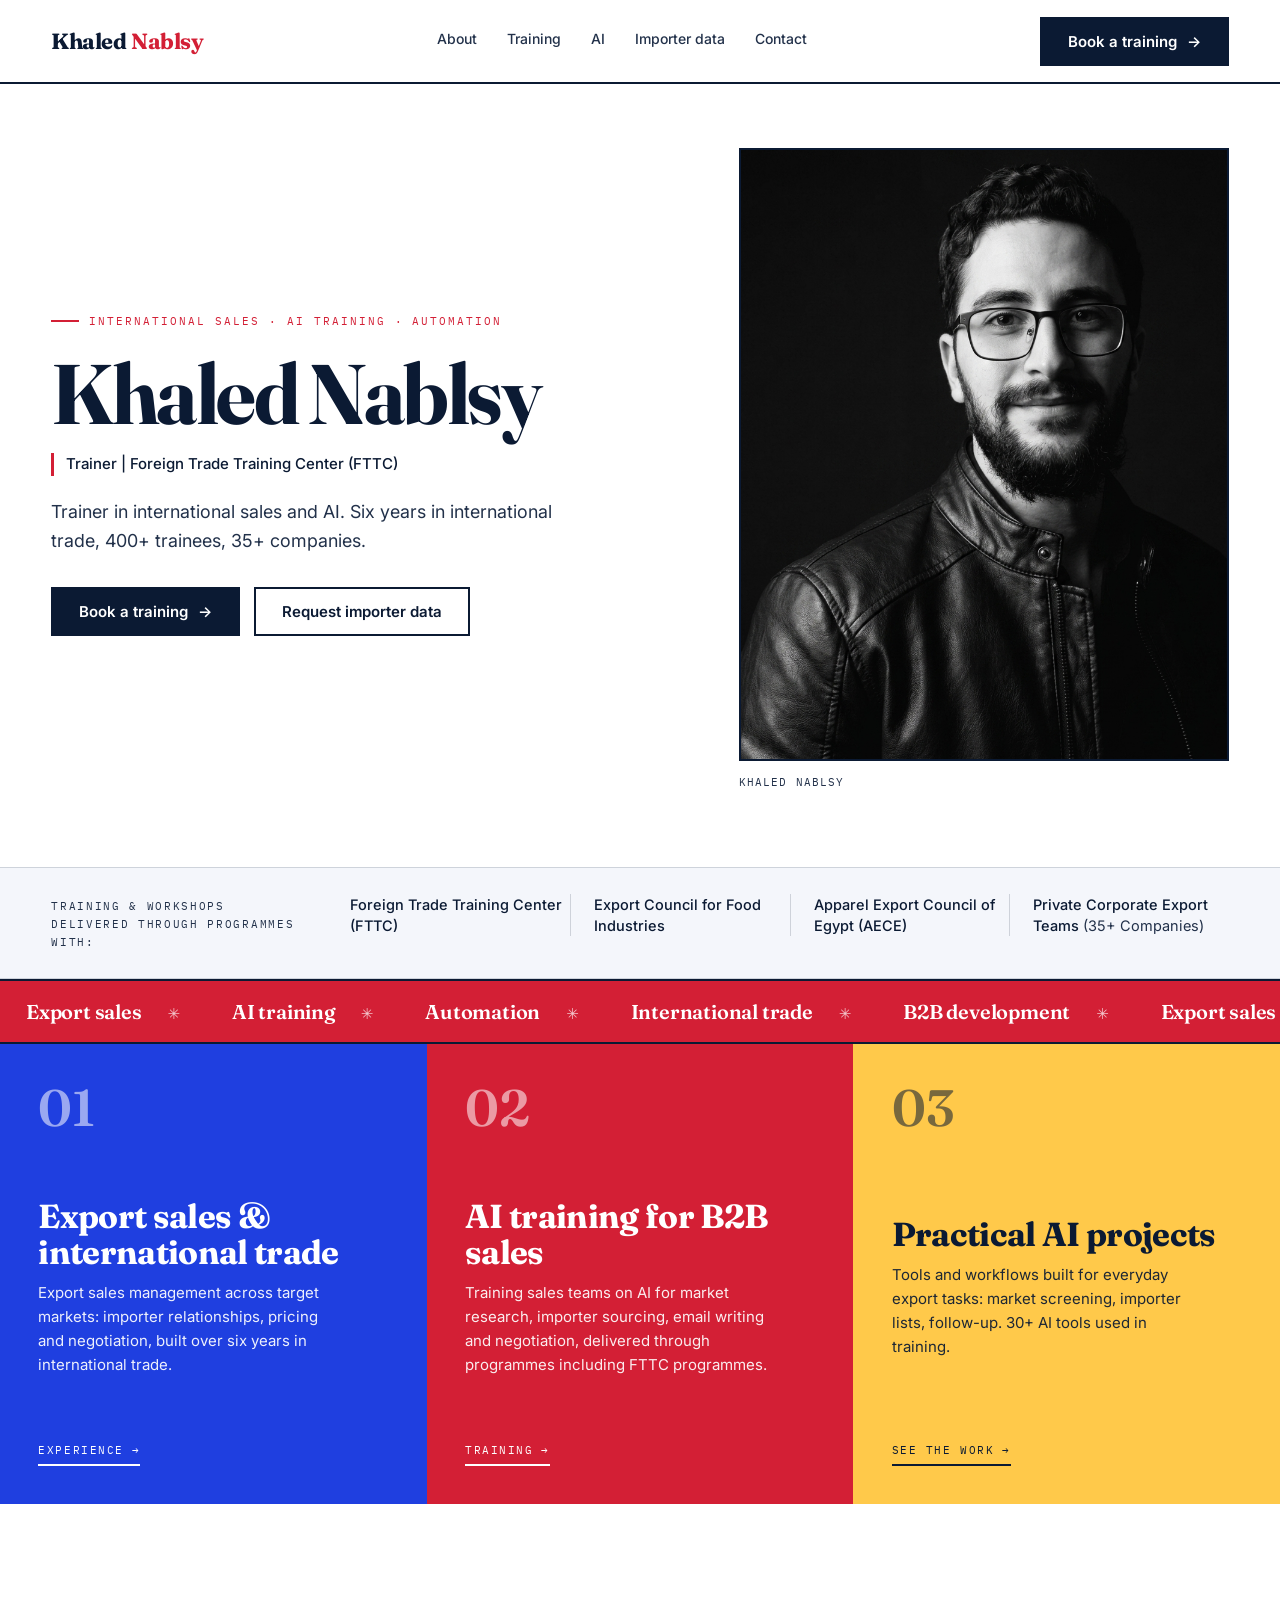
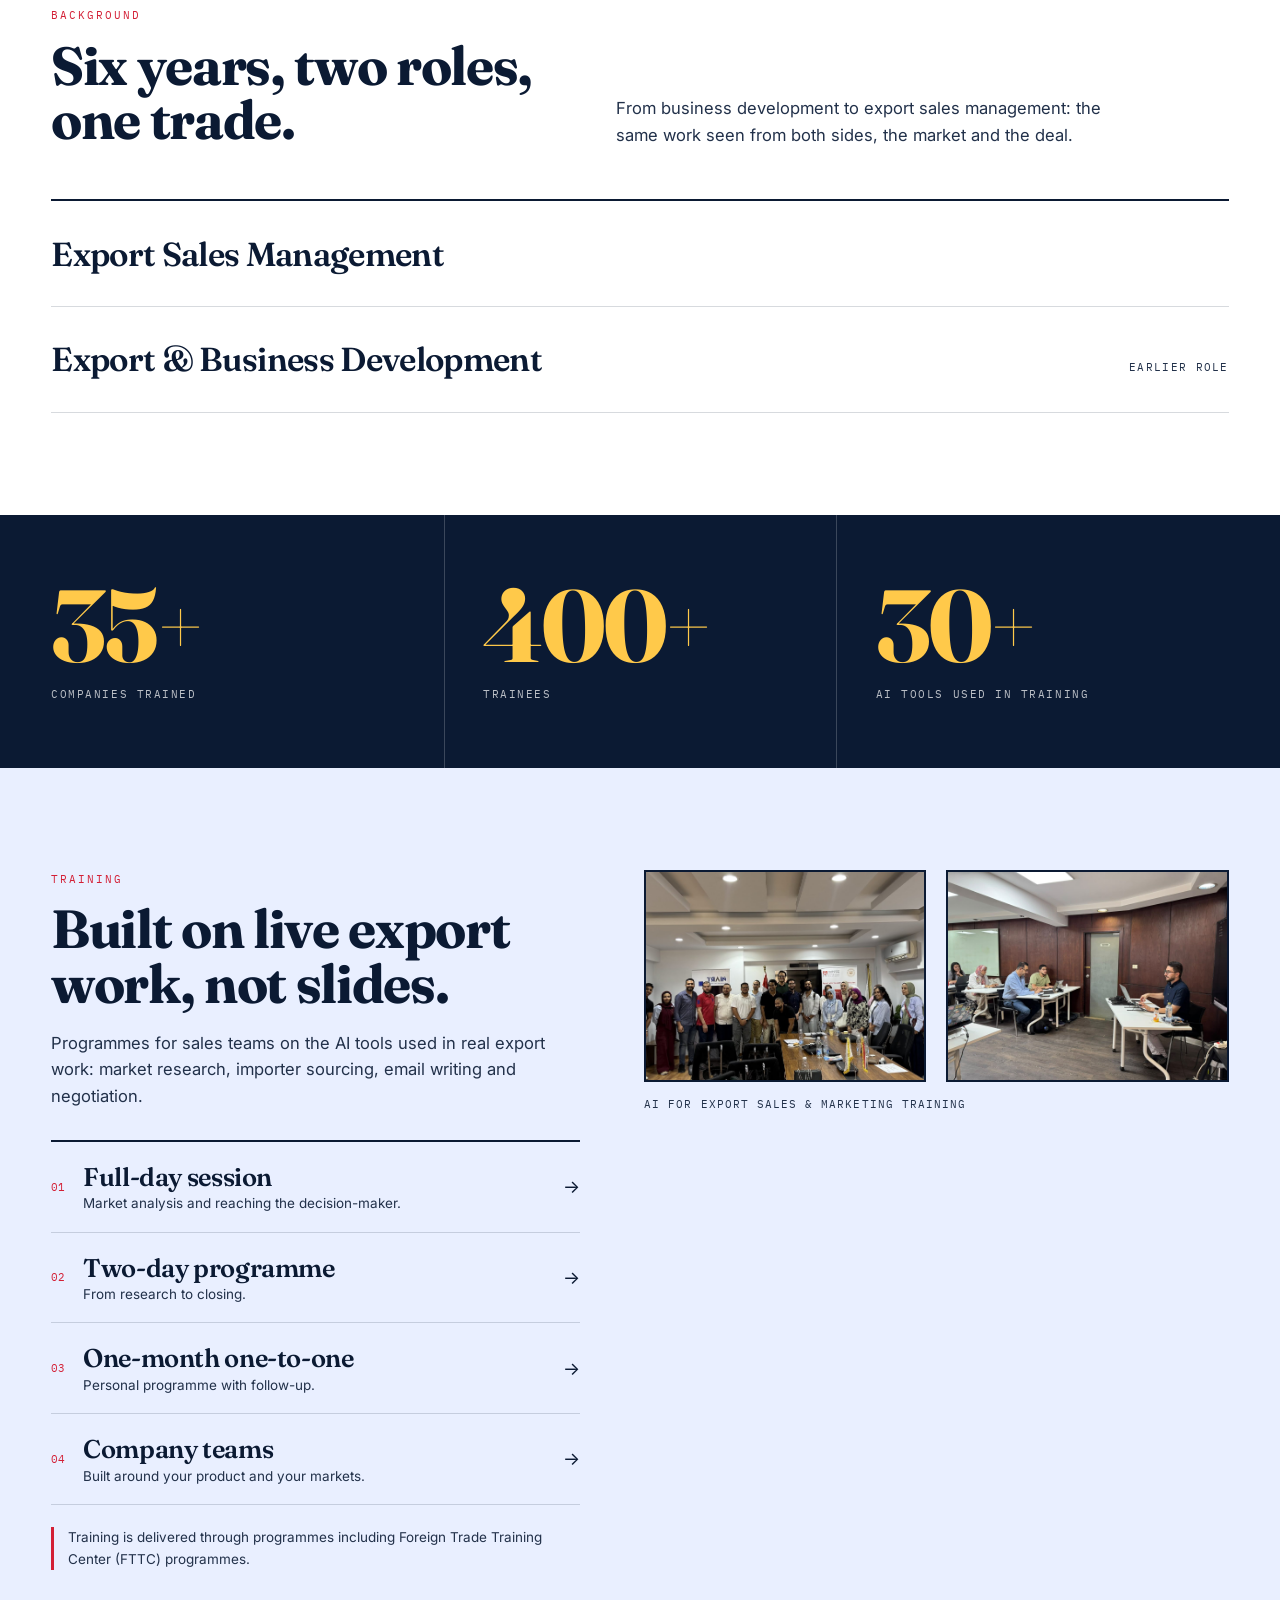
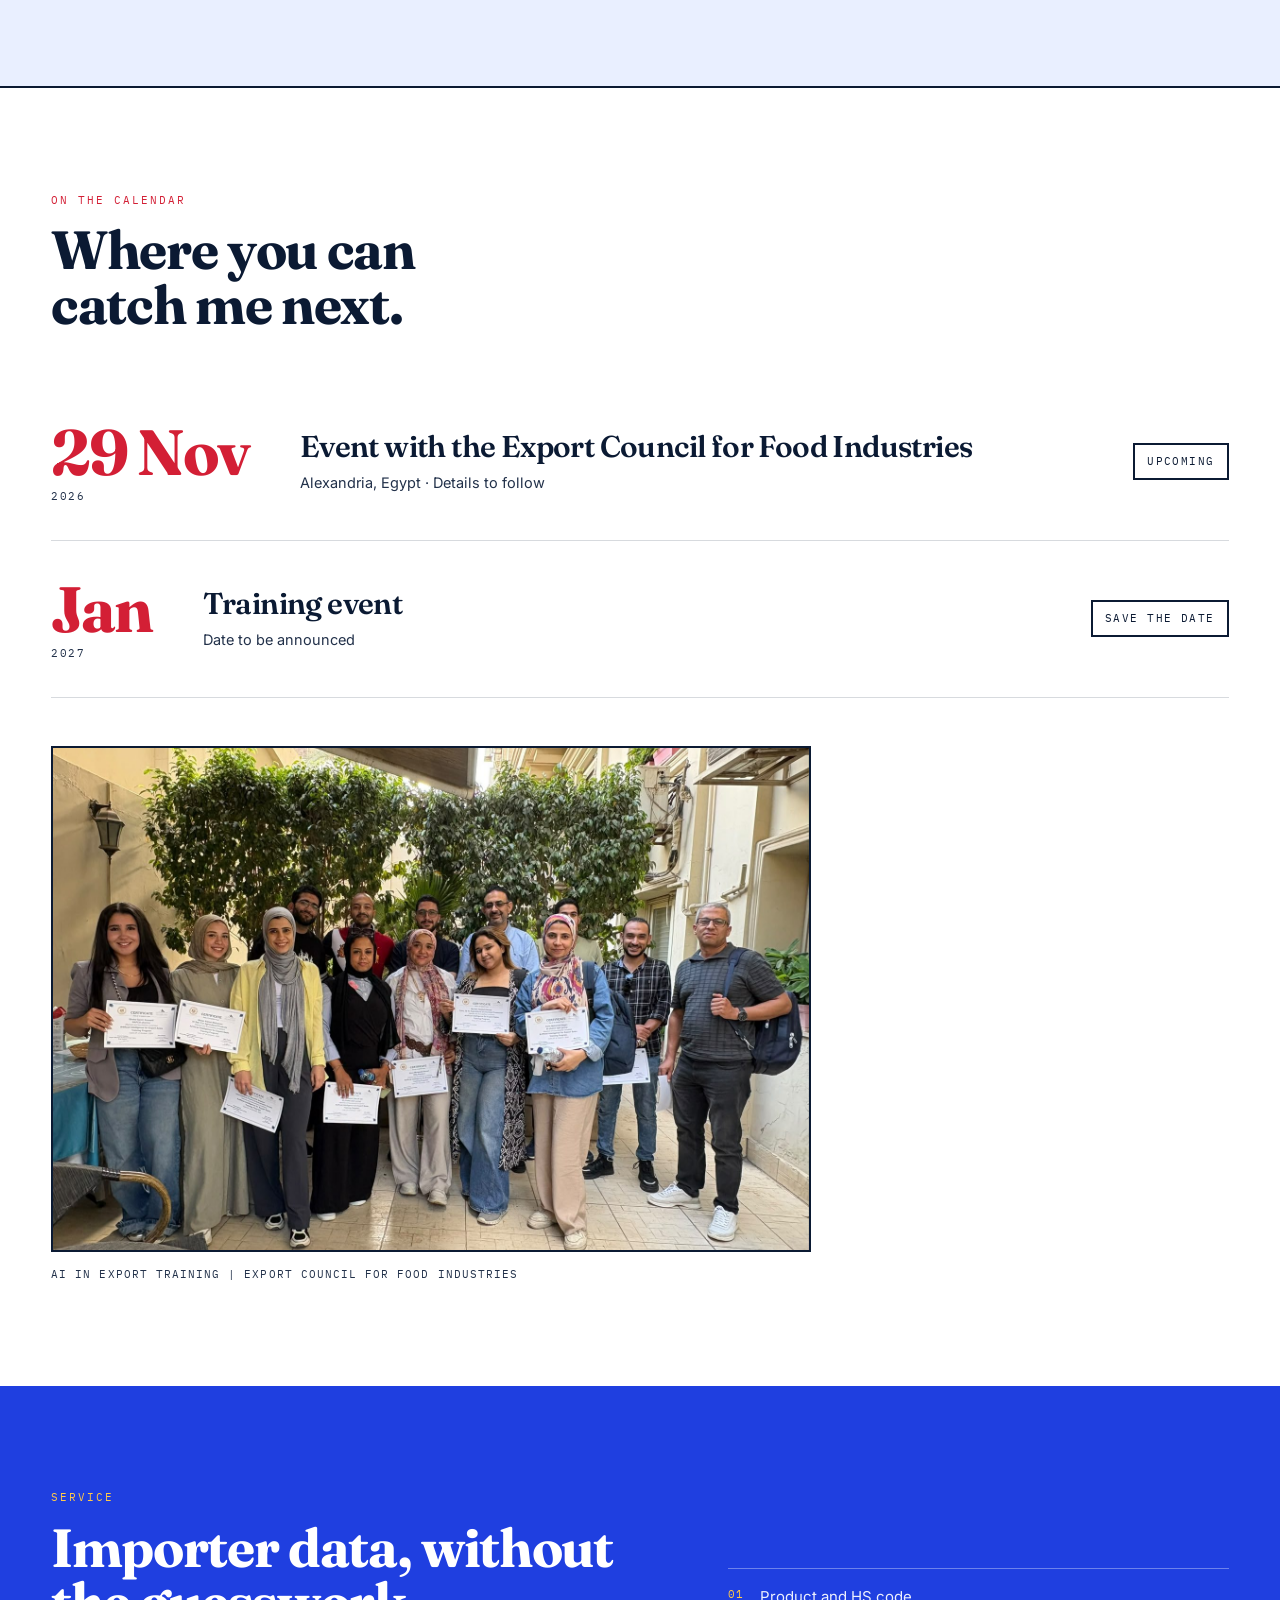
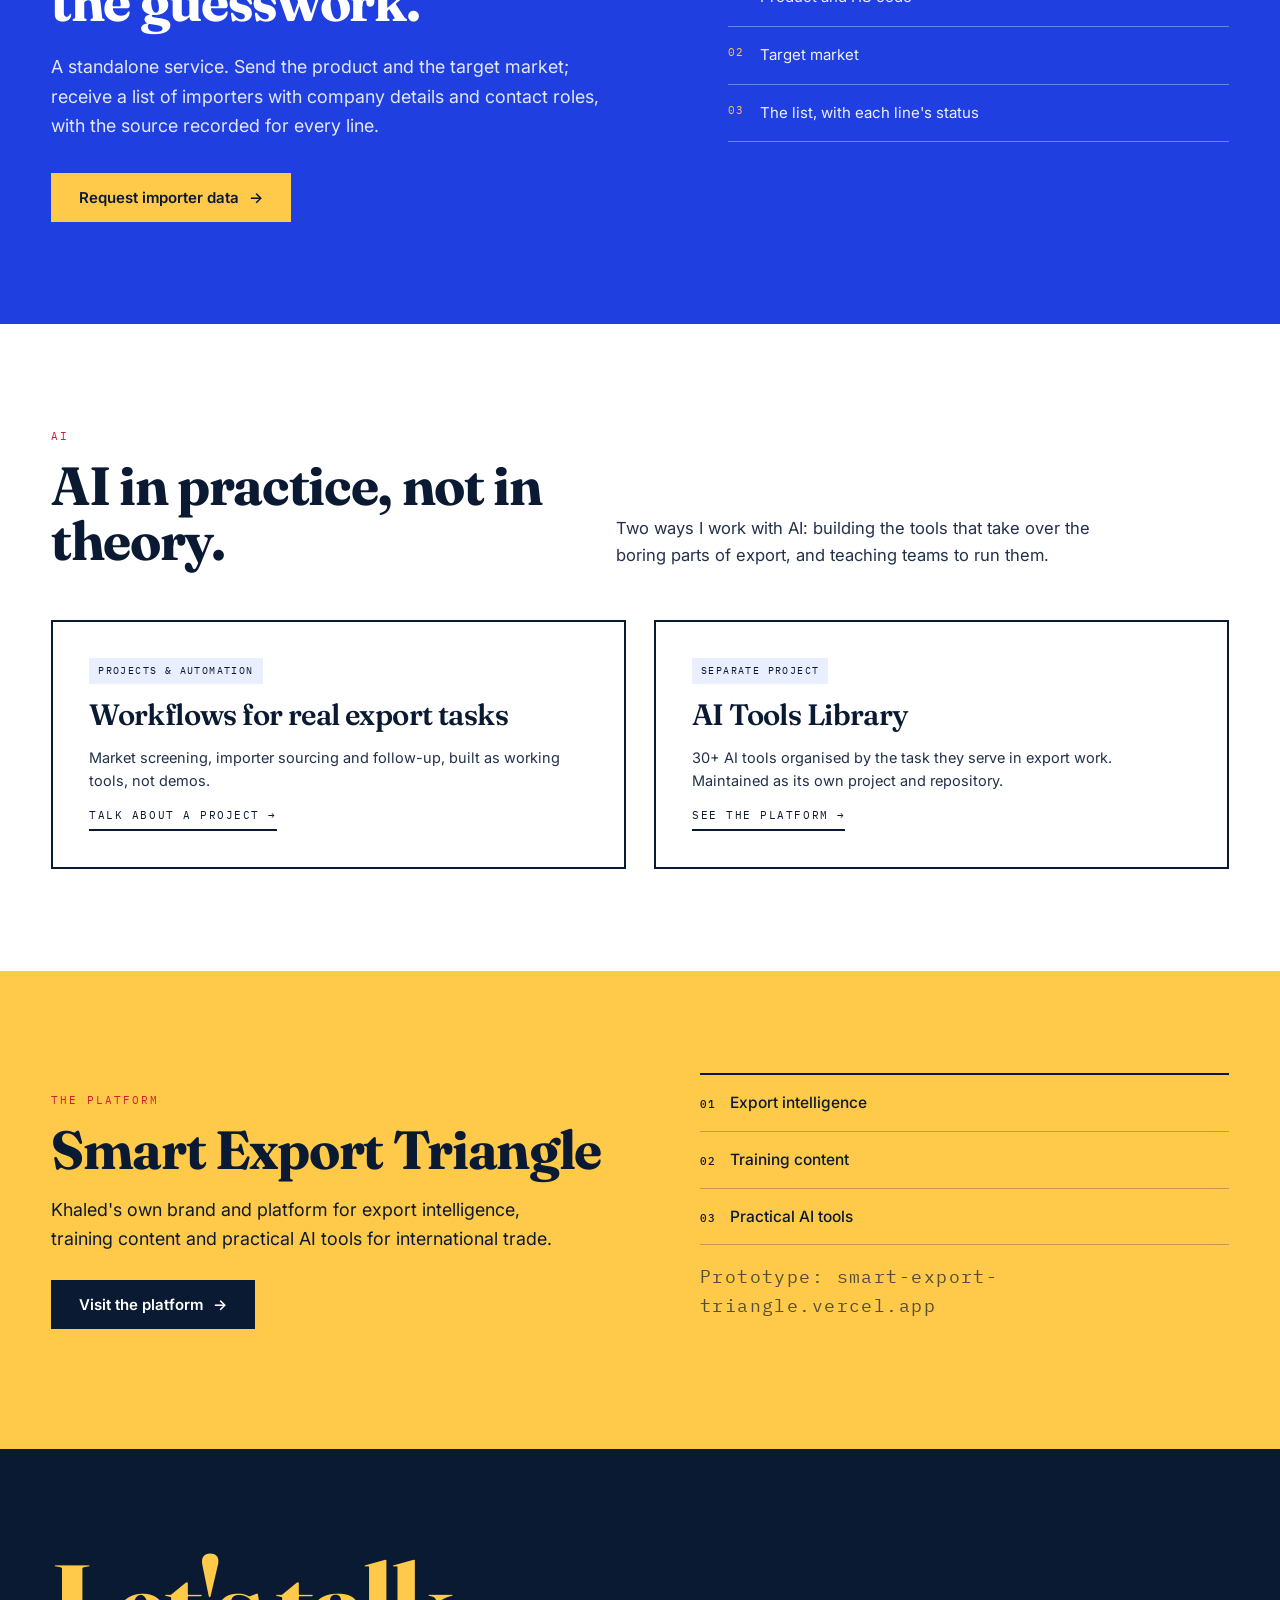
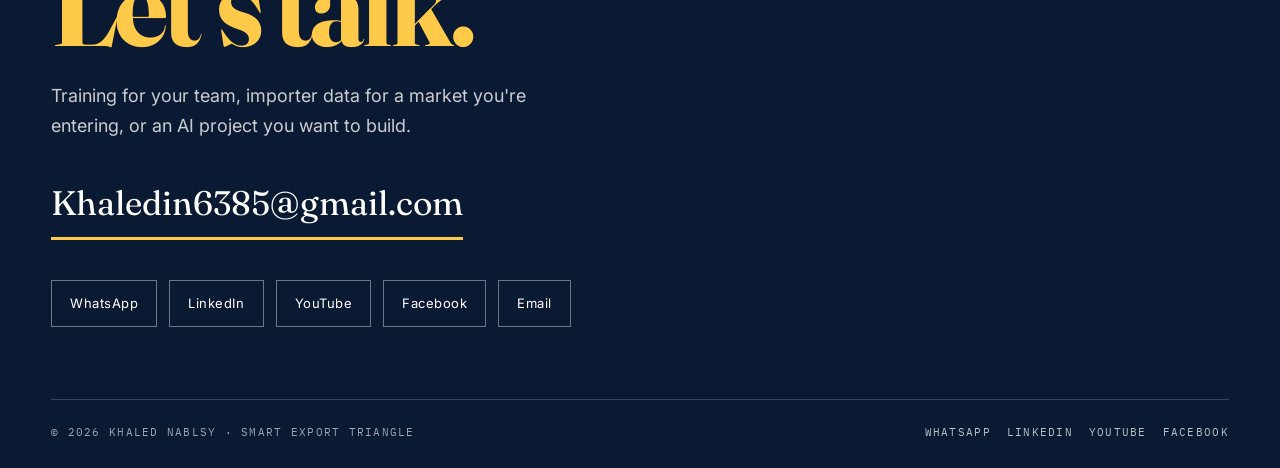
<file: index.html>
<!DOCTYPE html>
<html lang="en" dir="ltr">
<head>
<meta charset="UTF-8">
<meta name="viewport" content="width=device-width, initial-scale=1">
<title>Khaled Nablsy | International Sales &amp; AI Training</title>
<meta name="description" content="Khaled Nablsy, trainer in international sales and AI. Six years in international trade, 400+ trainees, 35+ companies.">
<link rel="preconnect" href="https://fonts.googleapis.com">
<link rel="preconnect" href="https://fonts.gstatic.com" crossorigin>
<link rel="stylesheet" href="https://fonts.googleapis.com/css2?family=Fraunces:ital,opsz,wght@0,9..144,600;0,9..144,700;1,9..144,600&family=Inter:wght@400;500;600&family=IBM+Plex+Mono:wght@400;500&display=swap">
<link rel="stylesheet" href="styles.css">
</head>
<body>

<a class="skip" href="#main">Skip to content</a>

<header class="site-header">
  <div class="wrap nav">
    <a class="brand" href="#top">Khaled <span>Nablsy</span></a>

    <nav class="nav-links" id="nav-links" aria-label="Main navigation">
      <a href="#about">About</a>
      <a href="#training">Training</a>
      <a href="#ai">AI</a>
      <a href="#importer-data">Importer data</a>
      <a href="#contact">Contact</a>
    </nav>

    <div class="nav-cta">
      <a class="btn" href="#contact">Book a training <span class="arrow">→</span></a>
      <button class="menu-btn" id="menu-btn" aria-label="Open menu" aria-expanded="false" aria-controls="nav-links"><span></span></button>
    </div>
  </div>
</header>

<main id="main">

  <!-- ================= HERO ================= -->
  <section class="hero" id="top">
    <div class="wrap hero-grid">
      <div>
        <p class="eyebrow">International sales · AI training · Automation</p>
        <h1>Khaled Nablsy</h1>
        <p class="credential">Trainer | Foreign Trade Training Center (FTTC)</p>
        <p class="hero-sub">
          Trainer in international sales and AI. Six years in international trade,
          400+ trainees, 35+ companies.
        </p>
        <div class="hero-actions">
          <a class="btn" href="#contact">Book a training <span class="arrow">→</span></a>
          <a class="btn btn--ghost" href="#importer-data">Request importer data</a>
        </div>
      </div>

      <figure class="portrait">
        <div class="shot shot--portrait" data-shot>
          <img src="assets/portrait.png" alt="Khaled Nablsy" loading="eager">
          <span class="shot-label">assets/portrait.png</span>
        </div>
        <figcaption>Khaled Nablsy</figcaption>
      </figure>
    </div>
  </section>

  <!-- ================= COLLABORATION BAND ================= -->
  <section class="collab" aria-label="Training and workshops delivered through programmes with">
    <div class="wrap collab-inner">
      <p class="collab-label">Training &amp; workshops delivered through programmes with:</p>
      <ul class="collab-list">
        <li>Foreign Trade Training Center (FTTC)</li>
        <li>Export Council for Food Industries</li>
        <li>Apparel Export Council of Egypt (AECE)</li>
        <li>Private Corporate Export Teams <span class="collab-count">(35+ Companies)</span></li>
      </ul>
    </div>
  </section>

  <!-- ================= TICKER ================= -->
  <div class="ticker" aria-hidden="true">
    <div class="ticker-track">
      <span>Export sales</span><span>AI training</span><span>Automation</span><span>International trade</span><span>B2B development</span>
      <span>Export sales</span><span>AI training</span><span>Automation</span><span>International trade</span><span>B2B development</span>
    </div>
  </div>

  <!-- ================= THREE AREAS ================= -->
  <section class="triptych" aria-label="Three areas of work">
    <article class="tile tile--cobalt">
      <span class="tile-num">01</span>
      <div>
        <h2>Export sales &amp; international trade</h2>
        <p>Export sales management across target markets: importer relationships, pricing and negotiation, built over six years in international trade.</p>
      </div>
      <a class="tile-link" href="#about">Experience <span>→</span></a>
    </article>

    <article class="tile tile--crimson">
      <span class="tile-num">02</span>
      <div>
        <h2>AI training for B2B sales</h2>
        <p>Training sales teams on AI for market research, importer sourcing, email writing and negotiation, delivered through programmes including FTTC programmes.</p>
      </div>
      <a class="tile-link" href="#training">Training <span>→</span></a>
    </article>

    <article class="tile tile--butter">
      <span class="tile-num">03</span>
      <div>
        <h2>Practical AI projects</h2>
        <p>Tools and workflows built for everyday export tasks: market screening, importer lists, follow-up. 30+ AI tools used in training.</p>
      </div>
      <a class="tile-link" href="#ai">See the work <span>→</span></a>
    </article>
  </section>

  <!-- ================= EXPERIENCE ================= -->
  <section class="section" id="about">
    <div class="wrap">
      <div class="section-head">
        <div>
          <span class="kicker">Background</span>
          <h2>Six years, two roles, one trade.</h2>
        </div>
        <p class="lede">
          From business development to export sales management: the same work seen from
          both sides, the market and the deal.
        </p>
      </div>

      <div class="roles">
        <div class="role">
          <div class="role-main">
            <span class="role-title">Export Sales Management</span>
          </div>
        </div>

        <div class="role">
          <div class="role-main">
            <span class="role-title">Export &amp; Business Development</span>
          </div>
          <span class="role-meta">Earlier role</span>
        </div>
      </div>
    </div>
  </section>

  <!-- ================= NUMBERS ================= -->
  <section class="stats" aria-label="Training figures">
    <div class="wrap stats-grid">
      <div class="stat">
        <div class="stat-num">35+</div>
        <div class="stat-label">Companies trained</div>
      </div>
      <div class="stat">
        <div class="stat-num">400+</div>
        <div class="stat-label">Trainees</div>
      </div>
      <div class="stat">
        <div class="stat-num">30+</div>
        <div class="stat-label">AI tools used in training</div>
      </div>
    </div>
  </section>

  <!-- ================= TRAINING ================= -->
  <section class="section training" id="training">
    <div class="wrap training-grid">
      <div>
        <span class="kicker">Training</span>
        <h2>Built on live export work, not slides.</h2>
        <p class="lede" style="margin-top:18px">
          Programmes for sales teams on the AI tools used in real export work: market
          research, importer sourcing, email writing and negotiation.
        </p>

        <ul class="programmes" style="margin-top:30px">
          <li><a href="#contact"><span class="p-num">01</span><span class="p-title">Full-day session<small>Market analysis and reaching the decision-maker.</small></span><span class="p-arrow">→</span></a></li>
          <li><a href="#contact"><span class="p-num">02</span><span class="p-title">Two-day programme<small>From research to closing.</small></span><span class="p-arrow">→</span></a></li>
          <li><a href="#contact"><span class="p-num">03</span><span class="p-title">One-month one-to-one<small>Personal programme with follow-up.</small></span><span class="p-arrow">→</span></a></li>
          <li><a href="#contact"><span class="p-num">04</span><span class="p-title">Company teams<small>Built around your product and your markets.</small></span><span class="p-arrow">→</span></a></li>
        </ul>

        <p class="fttc-note">
          Training is delivered through programmes including Foreign Trade Training
          Center (FTTC) programmes.
        </p>
      </div>

      <figure>
        <div class="photo-pair">
          <div class="shot shot--wide" data-shot>
            <img src="assets/ai-training-1.jpg" alt="AI for export sales and marketing training session" loading="lazy">
            <span class="shot-label">assets/ai-training-1.jpg</span>
          </div>
          <div class="shot shot--wide" data-shot>
            <img src="assets/ai-training-2.jpg" alt="AI for export sales and marketing training session" loading="lazy">
            <span class="shot-label">assets/ai-training-2.jpg</span>
          </div>
        </div>
        <figcaption class="caption">AI for export sales &amp; marketing training</figcaption>
      </figure>
    </div>
  </section>

  <!-- ================= EVENTS ================= -->
  <section class="section events" id="events">
    <div class="wrap">
      <div class="section-head">
        <div>
          <span class="kicker">On the calendar</span>
          <h2>Where you can catch me next.</h2>
        </div>
      </div>

      <div class="event">
        <div class="event-date">29 Nov<span>2026</span></div>
        <div class="event-body">
          <h3>Event with the Export Council for Food Industries</h3>
          <p>Alexandria, Egypt · Details to follow</p>
        </div>
        <span class="event-tag">Upcoming</span>
      </div>

      <div class="event">
        <div class="event-date">Jan<span>2027</span></div>
        <div class="event-body">
          <h3>Training event</h3>
          <p>Date to be announced</p>
        </div>
        <span class="event-tag">Save the date</span>
      </div>

      <figure class="event-photo">
        <div class="shot shot--wide" data-shot>
          <img src="assets/council-1.jpg" alt="AI in export training with the Export Council for Food Industries" loading="lazy">
          <span class="shot-label">assets/council-1.jpg</span>
        </div>
        <figcaption class="caption">AI in export training | Export Council for Food Industries</figcaption>
      </figure>
    </div>
  </section>

  <!-- ================= IMPORTER DATA ================= -->
  <section class="section importer" id="importer-data">
    <div class="wrap importer-grid">
      <div>
        <span class="kicker">Service</span>
        <h2>Importer data, without the guesswork.</h2>
        <p>
          A standalone service. Send the product and the target market; receive a list of
          importers with company details and contact roles, with the source recorded for
          every line.
        </p>
        <a class="btn btn--butter" href="#contact">Request importer data <span class="arrow">→</span></a>
      </div>

      <ol class="importer-steps">
        <li><span>01</span><span>Product and HS code</span></li>
        <li><span>02</span><span>Target market</span></li>
        <li><span>03</span><span>The list, with each line's status</span></li>
      </ol>
    </div>
  </section>

  <!-- ================= AI ================= -->
  <section class="section" id="ai">
    <div class="wrap">
      <div class="section-head">
        <div>
          <span class="kicker">AI</span>
          <h2>AI in practice, not in theory.</h2>
        </div>
        <p class="lede">
          Two ways I work with AI: building the tools that take over the boring parts of
          export, and teaching teams to run them.
        </p>
      </div>

      <div class="ai-grid">
        <article class="ai-card">
          <span class="ai-tag">Projects &amp; automation</span>
          <h3>Workflows for real export tasks</h3>
          <p>Market screening, importer sourcing and follow-up, built as working tools, not demos.</p>
          <a class="tile-link" href="#contact">Talk about a project <span>→</span></a>
        </article>

        <article class="ai-card">
          <span class="ai-tag">Separate project</span>
          <h3>AI Tools Library</h3>
          <p>30+ AI tools organised by the task they serve in export work. Maintained as its own project and repository.</p>
          <a class="tile-link" href="#platform">See the platform <span>→</span></a>
        </article>
      </div>
    </div>
  </section>

  <!-- ================= PLATFORM ================= -->
  <section class="section platform" id="platform">
    <div class="wrap platform-grid">
      <div>
        <span class="kicker">The platform</span>
        <h2>Smart Export Triangle</h2>
        <p>
          Khaled's own brand and platform for export intelligence, training content and
          practical AI tools for international trade.
        </p>
        <a class="btn" href="https://smart-export-triangle.vercel.app" target="_blank" rel="noopener noreferrer">Visit the platform <span class="arrow">→</span></a>
      </div>

      <div>
        <ul class="pillars">
          <li><span class="p-n">01</span><span>Export intelligence</span></li>
          <li><span class="p-n">02</span><span>Training content</span></li>
          <li><span class="p-n">03</span><span>Practical AI tools</span></li>
        </ul>
        <p class="platform-note">Prototype: smart-export-triangle.vercel.app</p>
      </div>
    </div>
  </section>

  <!-- ================= CONTACT ================= -->
  <section class="contact" id="contact">
    <div class="wrap">
      <h2>Let's talk.</h2>
      <p>
        Training for your team, importer data for a market you're entering, or an AI
        project you want to build.
      </p>
      <a class="email" href="mailto:Khaledin6385@gmail.com">Khaledin6385@gmail.com</a>

      <div class="socials">
        <a class="social" href="https://wa.me/201155123102" target="_blank" rel="noopener noreferrer">WhatsApp</a>
        <a class="social" href="https://www.linkedin.com/in/khaled-nablsy-3b4aab18a/" target="_blank" rel="noopener noreferrer">LinkedIn</a>
        <a class="social" href="https://www.youtube.com/@smartexporttriangle" target="_blank" rel="noopener noreferrer">YouTube</a>
        <a class="social" href="https://www.facebook.com/Khaled.Nablsy.Export" target="_blank" rel="noopener noreferrer">Facebook</a>
        <a class="social" href="mailto:Khaledin6385@gmail.com">Email</a>
      </div>

      <div class="footer">
        <span>© 2026 Khaled Nablsy · Smart Export Triangle</span>
        <span class="footer-links">
          <a href="https://wa.me/201155123102" target="_blank" rel="noopener noreferrer">WhatsApp</a>
          <a href="https://www.linkedin.com/in/khaled-nablsy-3b4aab18a/" target="_blank" rel="noopener noreferrer">LinkedIn</a>
          <a href="https://www.youtube.com/@smartexporttriangle" target="_blank" rel="noopener noreferrer">YouTube</a>
          <a href="https://www.facebook.com/Khaled.Nablsy.Export" target="_blank" rel="noopener noreferrer">Facebook</a>
        </span>
      </div>
    </div>
  </section>

</main>

<script>
  var btn = document.getElementById('menu-btn');
  var links = document.getElementById('nav-links');
  btn.addEventListener('click', function () {
    var open = links.classList.toggle('open');
    btn.setAttribute('aria-expanded', open ? 'true' : 'false');
  });
  links.addEventListener('click', function (e) {
    if (e.target.tagName === 'A') { links.classList.remove('open'); btn.setAttribute('aria-expanded', 'false'); }
  });

  /* Show the photo only when the file actually exists; otherwise the labelled slot stays visible. */
  document.querySelectorAll('.shot img').forEach(function (img) {
    function mark() { if (img.naturalWidth > 0) { img.closest('.shot').classList.add('has-img'); } }
    if (img.complete) { mark(); } else { img.addEventListener('load', mark); }
  });
</script>

</body>
</html>
</file>
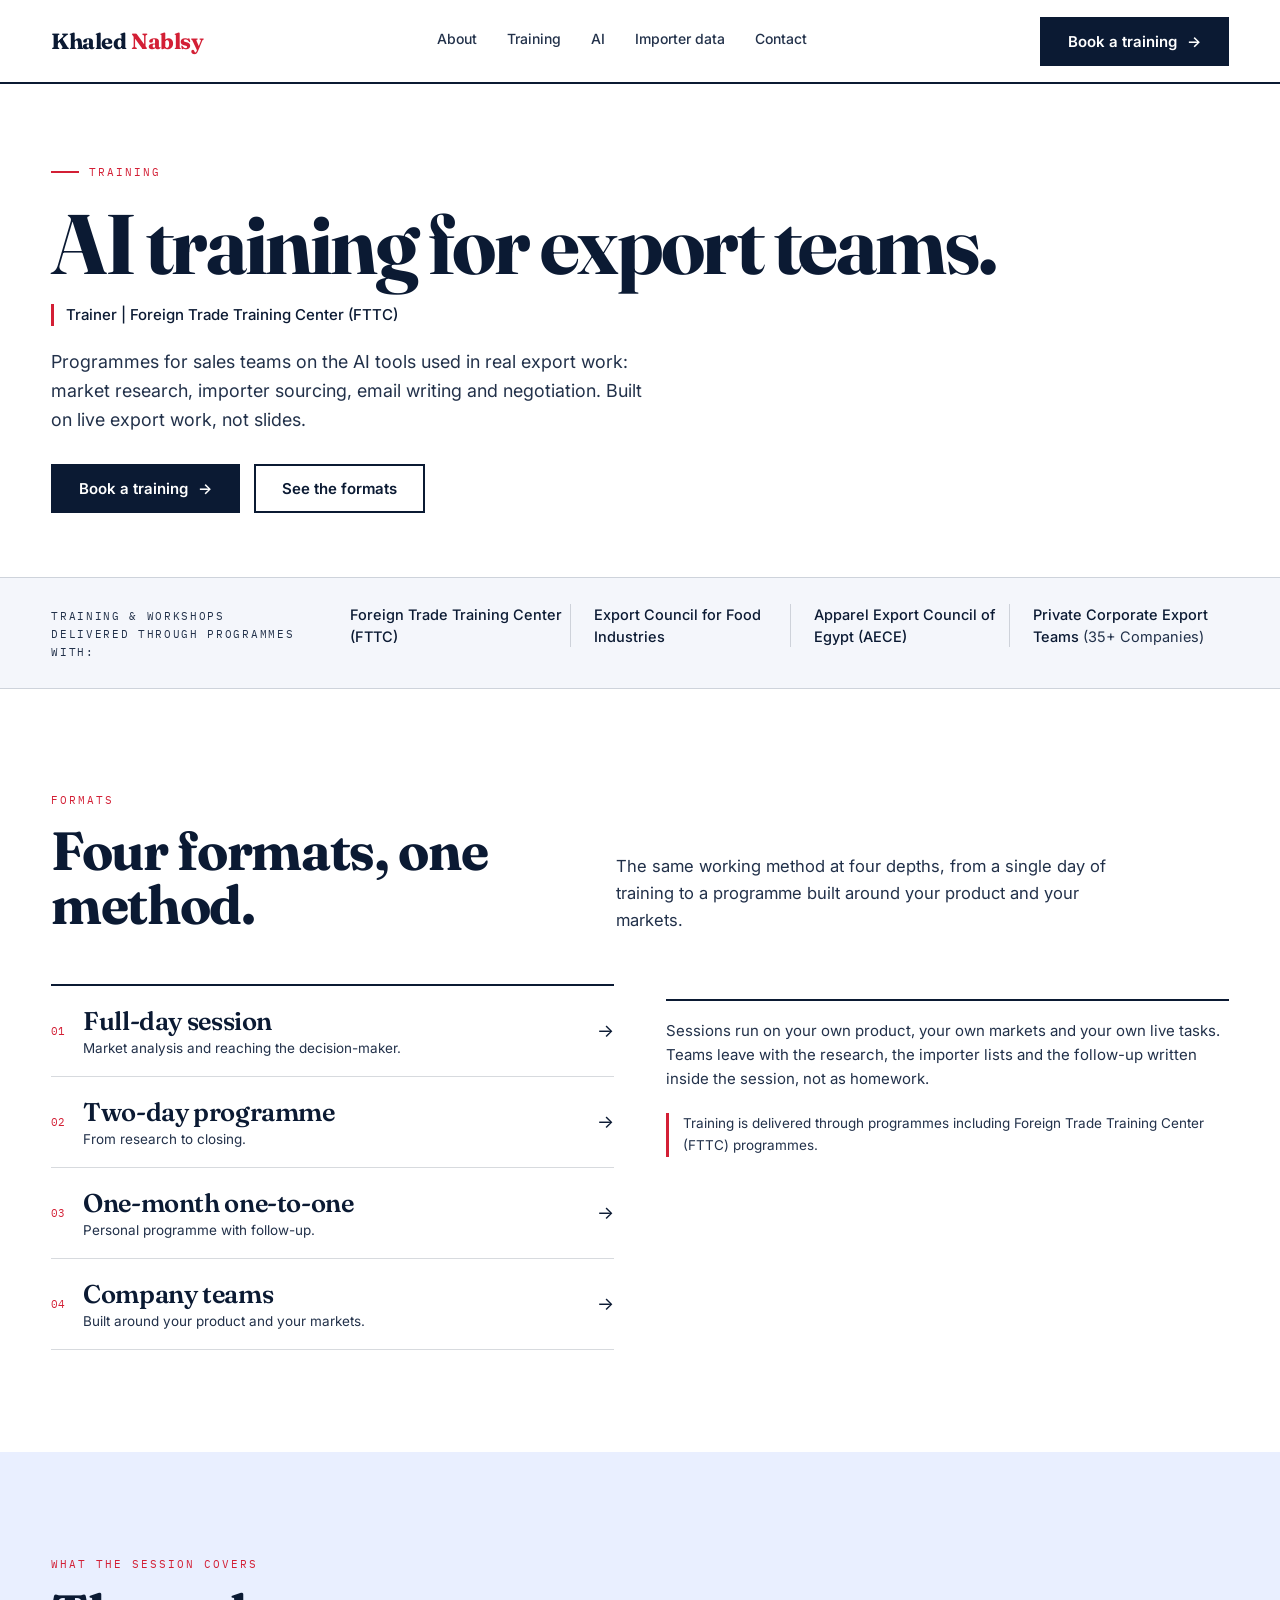
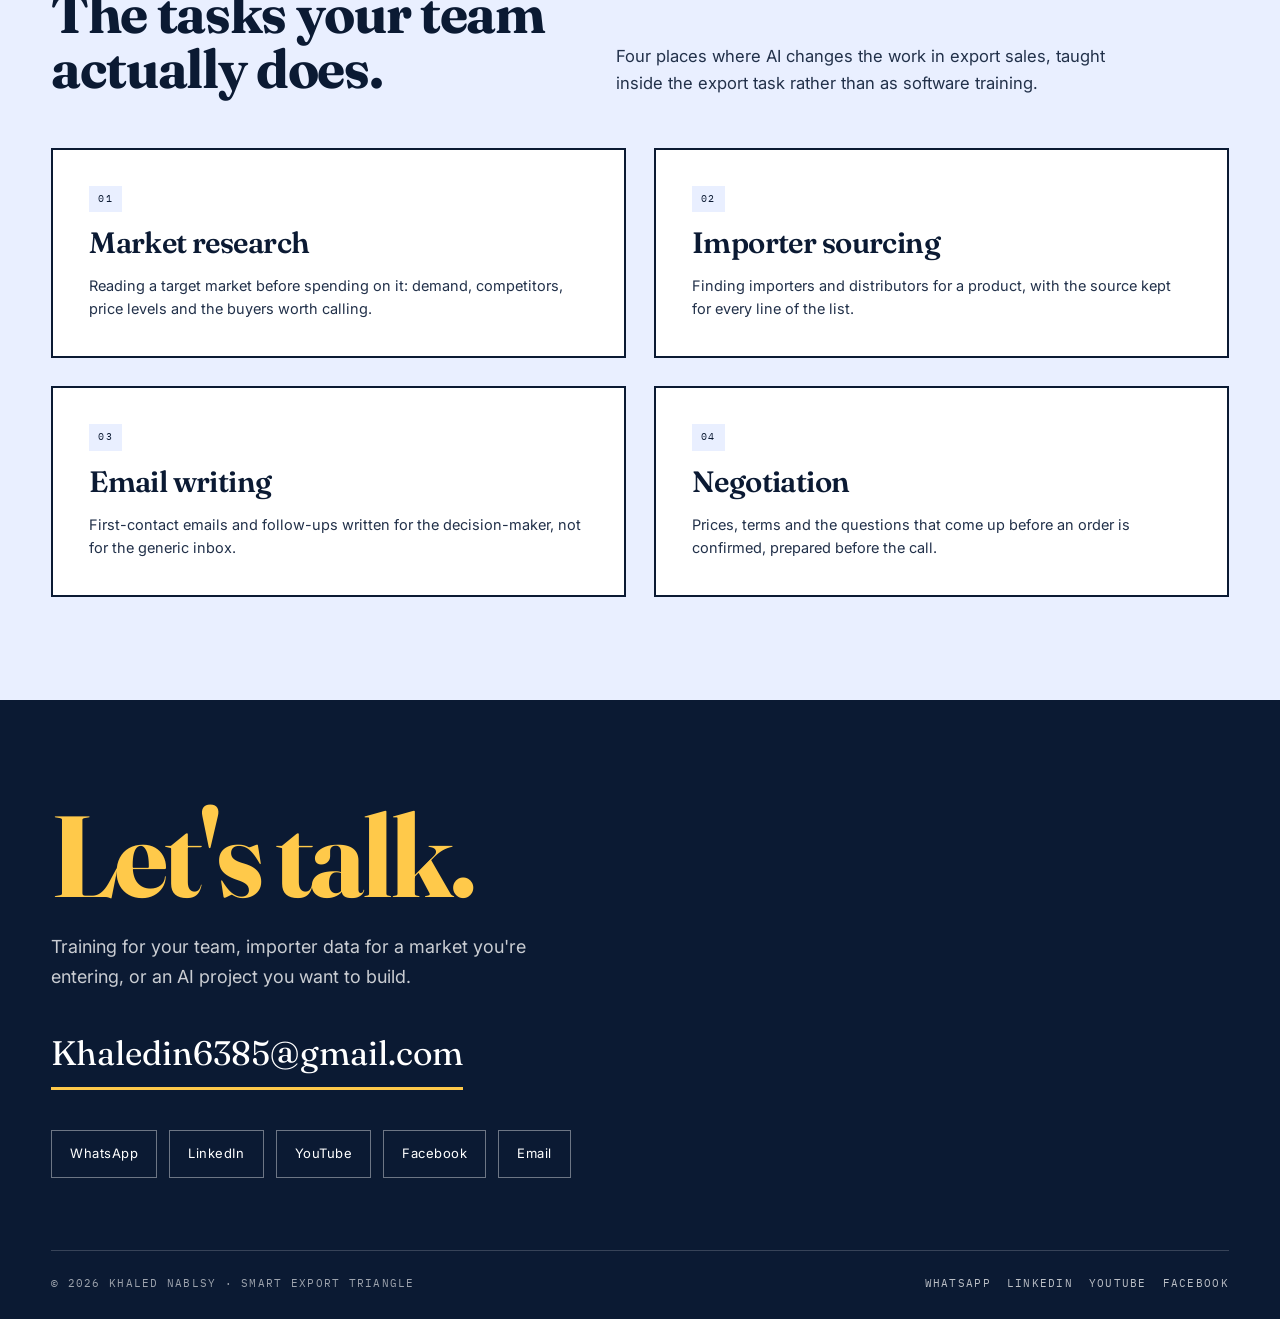
<file: training.html>
<!DOCTYPE html>
<html lang="en" dir="ltr">
<head>
<meta charset="UTF-8">
<meta name="viewport" content="width=device-width, initial-scale=1">
<title>Training | Khaled Nablsy</title>
<meta name="description" content="AI training for export teams: market research, importer sourcing, email writing and negotiation. Delivered through programmes including FTTC programmes.">
<link rel="preconnect" href="https://fonts.googleapis.com">
<link rel="preconnect" href="https://fonts.gstatic.com" crossorigin>
<link rel="stylesheet" href="https://fonts.googleapis.com/css2?family=Fraunces:ital,opsz,wght@0,9..144,600;0,9..144,700;1,9..144,600&family=Inter:wght@400;500;600&family=IBM+Plex+Mono:wght@400;500&display=swap">
<link rel="stylesheet" href="styles.css">
</head>
<body>

<a class="skip" href="#main">Skip to content</a>

<header class="site-header">
  <div class="wrap nav">
    <a class="brand" href="index.html">Khaled <span>Nablsy</span></a>

    <nav class="nav-links" id="nav-links" aria-label="Main navigation">
      <a href="index.html#about">About</a>
      <a href="training.html" aria-current="page">Training</a>
      <a href="index.html#ai">AI</a>
      <a href="index.html#importer-data">Importer data</a>
      <a href="#contact">Contact</a>
    </nav>

    <div class="nav-cta">
      <a class="btn" href="#contact">Book a training <span class="arrow">→</span></a>
      <button class="menu-btn" id="menu-btn" aria-label="Open menu" aria-expanded="false" aria-controls="nav-links"><span></span></button>
    </div>
  </div>
</header>

<main id="main">

  <!-- ================= HERO ================= -->
  <section class="hero page-hero" id="top">
    <div class="wrap">
      <p class="eyebrow">Training</p>
      <h1>AI training for export teams.</h1>
      <p class="credential">Trainer | Foreign Trade Training Center (FTTC)</p>
      <p class="hero-sub">
        Programmes for sales teams on the AI tools used in real export work: market
        research, importer sourcing, email writing and negotiation. Built on live export
        work, not slides.
      </p>
      <div class="hero-actions">
        <a class="btn" href="#contact">Book a training <span class="arrow">→</span></a>
        <a class="btn btn--ghost" href="#formats">See the formats</a>
      </div>
    </div>
  </section>

  <!-- ================= COLLABORATION BAND ================= -->
  <section class="collab" aria-label="Training and workshops delivered through programmes with">
    <div class="wrap collab-inner">
      <p class="collab-label">Training &amp; workshops delivered through programmes with:</p>
      <ul class="collab-list">
        <li>Foreign Trade Training Center (FTTC)</li>
        <li>Export Council for Food Industries</li>
        <li>Apparel Export Council of Egypt (AECE)</li>
        <li>Private Corporate Export Teams <span class="collab-count">(35+ Companies)</span></li>
      </ul>
    </div>
  </section>

  <!-- ================= FORMATS ================= -->
  <section class="section" id="formats">
    <div class="wrap">
      <div class="section-head">
        <div>
          <span class="kicker">Formats</span>
          <h2>Four formats, one method.</h2>
        </div>
        <p class="lede">
          The same working method at four depths, from a single day of training to a
          programme built around your product and your markets.
        </p>
      </div>

      <div class="formats-grid">
        <ul class="programmes">
          <li><a href="#contact"><span class="p-num">01</span><span class="p-title">Full-day session<small>Market analysis and reaching the decision-maker.</small></span><span class="p-arrow">→</span></a></li>
          <li><a href="#contact"><span class="p-num">02</span><span class="p-title">Two-day programme<small>From research to closing.</small></span><span class="p-arrow">→</span></a></li>
          <li><a href="#contact"><span class="p-num">03</span><span class="p-title">One-month one-to-one<small>Personal programme with follow-up.</small></span><span class="p-arrow">→</span></a></li>
          <li><a href="#contact"><span class="p-num">04</span><span class="p-title">Company teams<small>Built around your product and your markets.</small></span><span class="p-arrow">→</span></a></li>
        </ul>

        <div>
          <p class="note-block">
            Sessions run on your own product, your own markets and your own live tasks.
            Teams leave with the research, the importer lists and the follow-up written
            inside the session, not as homework.
          </p>
          <p class="fttc-note">
            Training is delivered through programmes including Foreign Trade Training
            Center (FTTC) programmes.
          </p>
        </div>
      </div>
    </div>
  </section>

  <!-- ================= COVERAGE ================= -->
  <section class="section coverage" id="coverage">
    <div class="wrap">
      <div class="section-head">
        <div>
          <span class="kicker">What the session covers</span>
          <h2>The tasks your team actually does.</h2>
        </div>
        <p class="lede">
          Four places where AI changes the work in export sales, taught inside the export
          task rather than as software training.
        </p>
      </div>

      <div class="ai-grid">
        <article class="ai-card">
          <span class="ai-tag">01</span>
          <h3>Market research</h3>
          <p>Reading a target market before spending on it: demand, competitors, price levels and the buyers worth calling.</p>
        </article>

        <article class="ai-card">
          <span class="ai-tag">02</span>
          <h3>Importer sourcing</h3>
          <p>Finding importers and distributors for a product, with the source kept for every line of the list.</p>
        </article>

        <article class="ai-card">
          <span class="ai-tag">03</span>
          <h3>Email writing</h3>
          <p>First-contact emails and follow-ups written for the decision-maker, not for the generic inbox.</p>
        </article>

        <article class="ai-card">
          <span class="ai-tag">04</span>
          <h3>Negotiation</h3>
          <p>Prices, terms and the questions that come up before an order is confirmed, prepared before the call.</p>
        </article>
      </div>
    </div>
  </section>

  <!-- ================= CONTACT ================= -->
  <section class="contact" id="contact">
    <div class="wrap">
      <h2>Let's talk.</h2>
      <p>
        Training for your team, importer data for a market you're entering, or an AI
        project you want to build.
      </p>
      <a class="email" href="mailto:Khaledin6385@gmail.com">Khaledin6385@gmail.com</a>

      <div class="socials">
        <a class="social" href="https://wa.me/201155123102" target="_blank" rel="noopener noreferrer">WhatsApp</a>
        <a class="social" href="https://www.linkedin.com/in/khaled-nablsy-3b4aab18a/" target="_blank" rel="noopener noreferrer">LinkedIn</a>
        <a class="social" href="https://www.youtube.com/@smartexporttriangle" target="_blank" rel="noopener noreferrer">YouTube</a>
        <a class="social" href="https://www.facebook.com/Khaled.Nablsy.Export" target="_blank" rel="noopener noreferrer">Facebook</a>
        <a class="social" href="mailto:Khaledin6385@gmail.com">Email</a>
      </div>

      <div class="footer">
        <span>© 2026 Khaled Nablsy · Smart Export Triangle</span>
        <span class="footer-links">
          <a href="https://wa.me/201155123102" target="_blank" rel="noopener noreferrer">WhatsApp</a>
          <a href="https://www.linkedin.com/in/khaled-nablsy-3b4aab18a/" target="_blank" rel="noopener noreferrer">LinkedIn</a>
          <a href="https://www.youtube.com/@smartexporttriangle" target="_blank" rel="noopener noreferrer">YouTube</a>
          <a href="https://www.facebook.com/Khaled.Nablsy.Export" target="_blank" rel="noopener noreferrer">Facebook</a>
        </span>
      </div>
    </div>
  </section>

</main>

<script>
  var btn = document.getElementById('menu-btn');
  var links = document.getElementById('nav-links');
  btn.addEventListener('click', function () {
    var open = links.classList.toggle('open');
    btn.setAttribute('aria-expanded', open ? 'true' : 'false');
  });
  links.addEventListener('click', function (e) {
    if (e.target.tagName === 'A') { links.classList.remove('open'); btn.setAttribute('aria-expanded', 'false'); }
  });
</script>

</body>
</html>
</file>
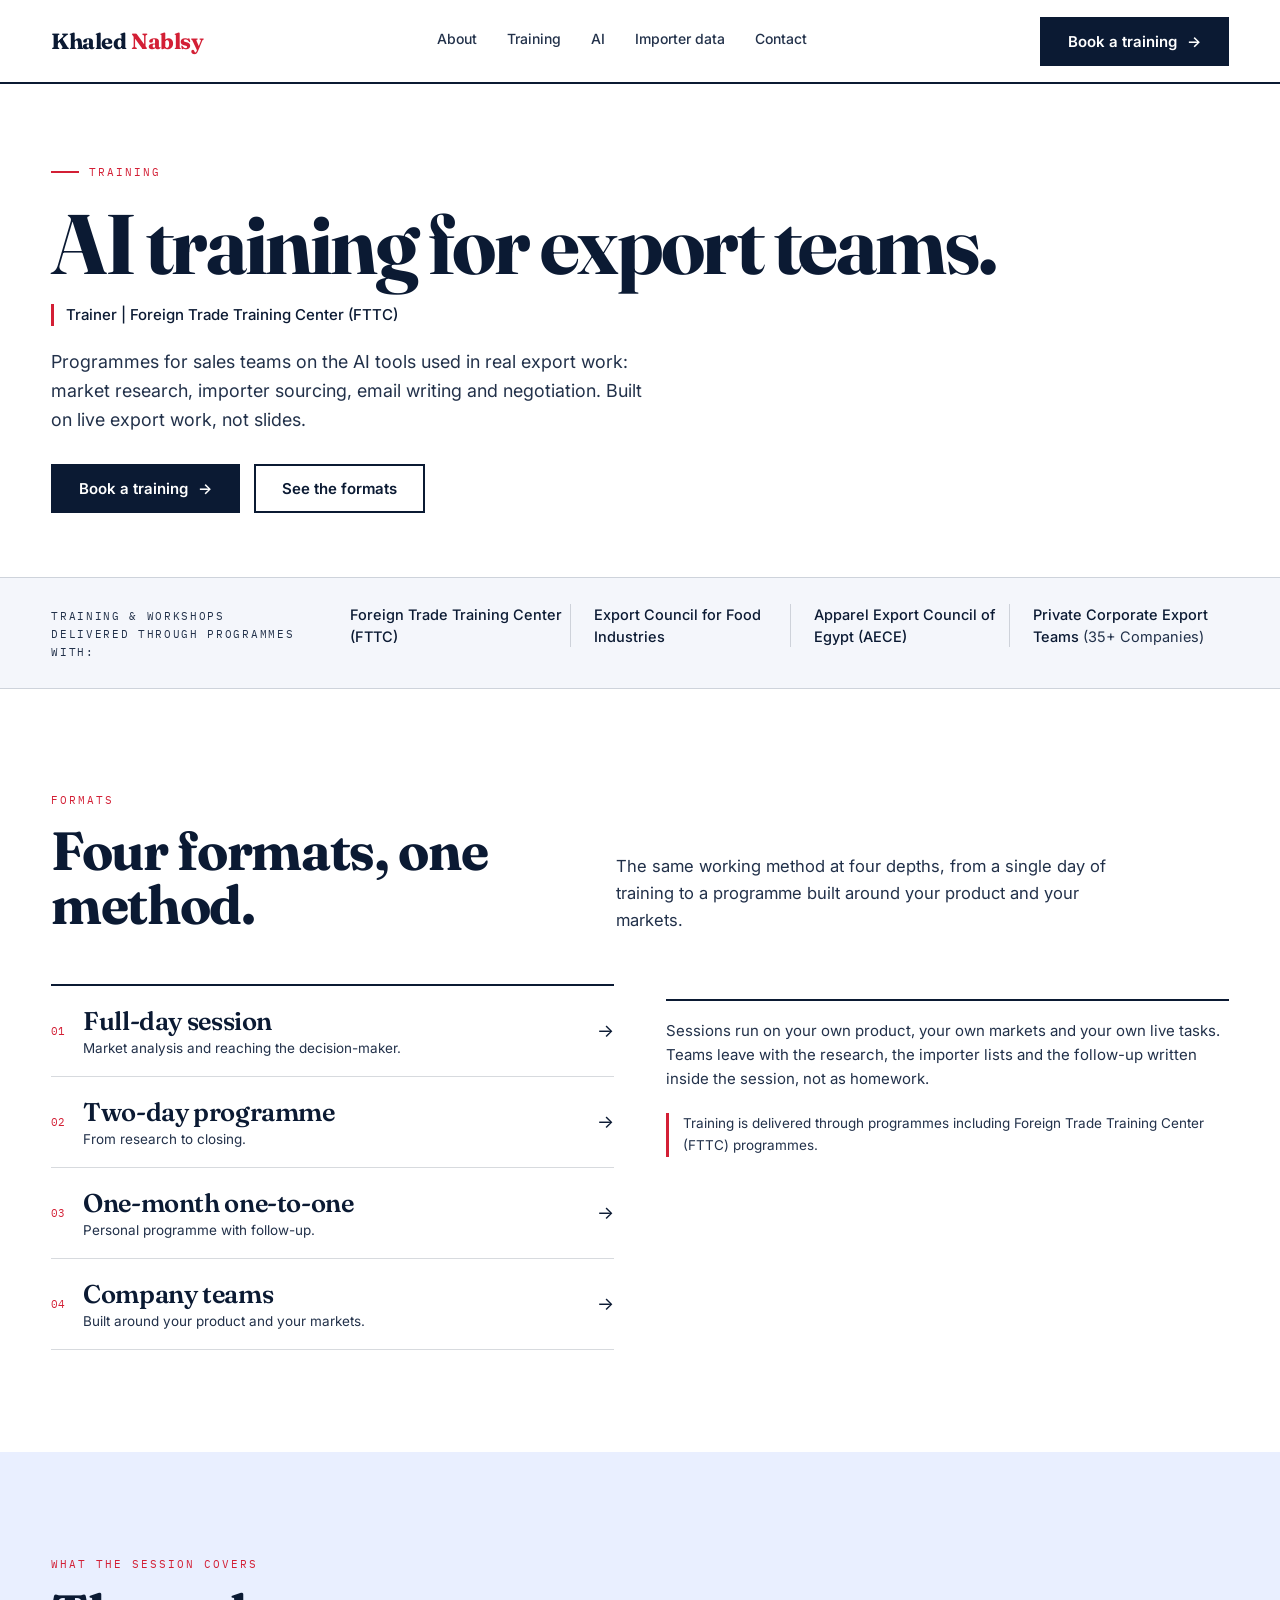
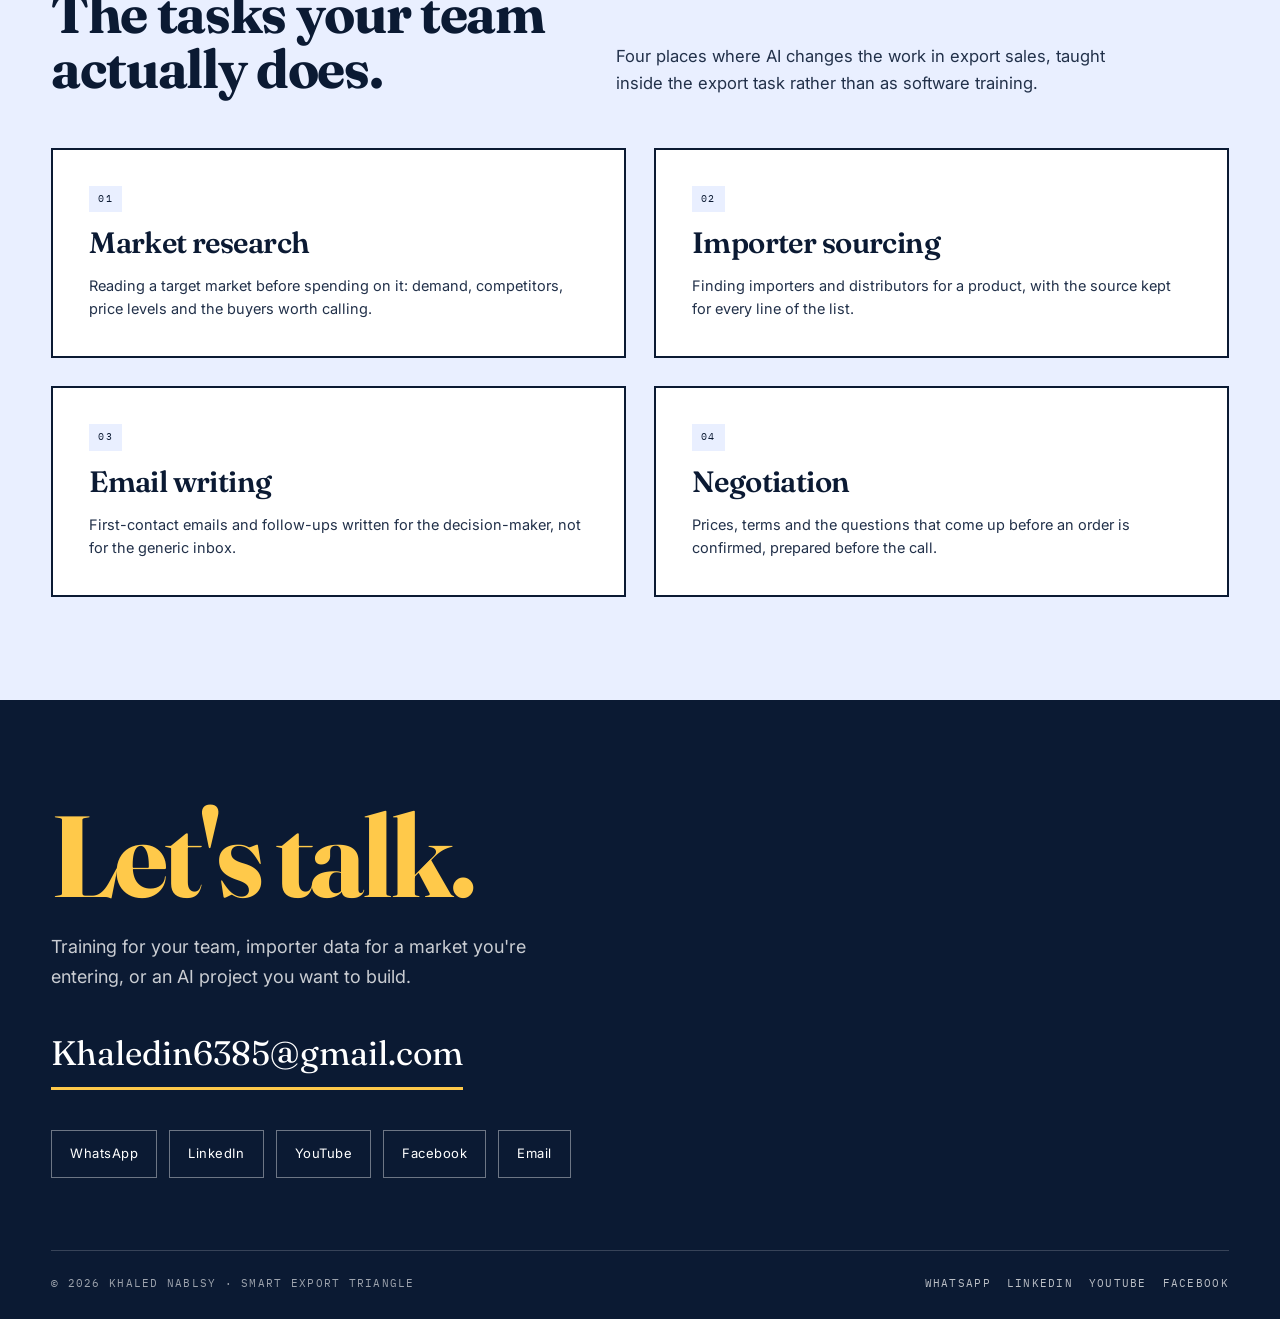
<file: design-preview/training.html>
<!DOCTYPE html>
<html lang="en" dir="ltr">
<head>
<meta charset="UTF-8">
<meta name="viewport" content="width=device-width, initial-scale=1">
<meta name="robots" content="noindex,nofollow">
<title>Training | Khaled Nablsy</title>
<meta name="description" content="AI training for export teams: market research, importer sourcing, email writing and negotiation. Delivered through programmes including FTTC programmes.">
<link rel="preconnect" href="https://fonts.googleapis.com">
<link rel="preconnect" href="https://fonts.gstatic.com" crossorigin>
<link rel="stylesheet" href="https://fonts.googleapis.com/css2?family=Fraunces:ital,opsz,wght@0,9..144,600;0,9..144,700;1,9..144,600&family=Inter:wght@400;500;600&family=IBM+Plex+Mono:wght@400;500&display=swap">
<link rel="stylesheet" href="styles.css">
</head>
<body>

<a class="skip" href="#main">Skip to content</a>

<header class="site-header">
  <div class="wrap nav">
    <a class="brand" href="index.html">Khaled <span>Nablsy</span></a>

    <nav class="nav-links" id="nav-links" aria-label="Main navigation">
      <a href="index.html#about">About</a>
      <a href="training.html" aria-current="page">Training</a>
      <a href="index.html#ai">AI</a>
      <a href="index.html#importer-data">Importer data</a>
      <a href="#contact">Contact</a>
    </nav>

    <div class="nav-cta">
      <a class="btn" href="#contact">Book a training <span class="arrow">→</span></a>
      <button class="menu-btn" id="menu-btn" aria-label="Open menu" aria-expanded="false" aria-controls="nav-links"><span></span></button>
    </div>
  </div>
</header>

<main id="main">

  <!-- ================= HERO ================= -->
  <section class="hero page-hero" id="top">
    <div class="wrap">
      <p class="eyebrow">Training</p>
      <h1>AI training for export teams.</h1>
      <p class="credential">Trainer | Foreign Trade Training Center (FTTC)</p>
      <p class="hero-sub">
        Programmes for sales teams on the AI tools used in real export work: market
        research, importer sourcing, email writing and negotiation. Built on live export
        work, not slides.
      </p>
      <div class="hero-actions">
        <a class="btn" href="#contact">Book a training <span class="arrow">→</span></a>
        <a class="btn btn--ghost" href="#formats">See the formats</a>
      </div>
    </div>
  </section>

  <!-- ================= COLLABORATION BAND ================= -->
  <section class="collab" aria-label="Training and workshops delivered through programmes with">
    <div class="wrap collab-inner">
      <p class="collab-label">Training &amp; workshops delivered through programmes with:</p>
      <ul class="collab-list">
        <li>Foreign Trade Training Center (FTTC)</li>
        <li>Export Council for Food Industries</li>
        <li>Apparel Export Council of Egypt (AECE)</li>
        <li>Private Corporate Export Teams <span class="collab-count">(35+ Companies)</span></li>
      </ul>
    </div>
  </section>

  <!-- ================= FORMATS ================= -->
  <section class="section" id="formats">
    <div class="wrap">
      <div class="section-head">
        <div>
          <span class="kicker">Formats</span>
          <h2>Four formats, one method.</h2>
        </div>
        <p class="lede">
          The same working method at four depths, from a single day of training to a
          programme built around your product and your markets.
        </p>
      </div>

      <div class="formats-grid">
        <ul class="programmes">
          <li><a href="#contact"><span class="p-num">01</span><span class="p-title">Full-day session<small>Market analysis and reaching the decision-maker.</small></span><span class="p-arrow">→</span></a></li>
          <li><a href="#contact"><span class="p-num">02</span><span class="p-title">Two-day programme<small>From research to closing.</small></span><span class="p-arrow">→</span></a></li>
          <li><a href="#contact"><span class="p-num">03</span><span class="p-title">One-month one-to-one<small>Personal programme with follow-up.</small></span><span class="p-arrow">→</span></a></li>
          <li><a href="#contact"><span class="p-num">04</span><span class="p-title">Company teams<small>Built around your product and your markets.</small></span><span class="p-arrow">→</span></a></li>
        </ul>

        <div>
          <p class="note-block">
            Sessions run on your own product, your own markets and your own live tasks.
            Teams leave with the research, the importer lists and the follow-up written
            inside the session, not as homework.
          </p>
          <p class="fttc-note">
            Training is delivered through programmes including Foreign Trade Training
            Center (FTTC) programmes.
          </p>
        </div>
      </div>
    </div>
  </section>

  <!-- ================= COVERAGE ================= -->
  <section class="section coverage" id="coverage">
    <div class="wrap">
      <div class="section-head">
        <div>
          <span class="kicker">What the session covers</span>
          <h2>The tasks your team actually does.</h2>
        </div>
        <p class="lede">
          Four places where AI changes the work in export sales, taught inside the export
          task rather than as software training.
        </p>
      </div>

      <div class="ai-grid">
        <article class="ai-card">
          <span class="ai-tag">01</span>
          <h3>Market research</h3>
          <p>Reading a target market before spending on it: demand, competitors, price levels and the buyers worth calling.</p>
        </article>

        <article class="ai-card">
          <span class="ai-tag">02</span>
          <h3>Importer sourcing</h3>
          <p>Finding importers and distributors for a product, with the source kept for every line of the list.</p>
        </article>

        <article class="ai-card">
          <span class="ai-tag">03</span>
          <h3>Email writing</h3>
          <p>First-contact emails and follow-ups written for the decision-maker, not for the generic inbox.</p>
        </article>

        <article class="ai-card">
          <span class="ai-tag">04</span>
          <h3>Negotiation</h3>
          <p>Prices, terms and the questions that come up before an order is confirmed, prepared before the call.</p>
        </article>
      </div>
    </div>
  </section>

  <!-- ================= CONTACT ================= -->
  <section class="contact" id="contact">
    <div class="wrap">
      <h2>Let's talk.</h2>
      <p>
        Training for your team, importer data for a market you're entering, or an AI
        project you want to build.
      </p>
      <a class="email" href="mailto:Khaledin6385@gmail.com">Khaledin6385@gmail.com</a>

      <div class="socials">
        <a class="social" href="https://wa.me/201155123102" target="_blank" rel="noopener noreferrer">WhatsApp</a>
        <a class="social" href="https://www.linkedin.com/in/khaled-nablsy-3b4aab18a/" target="_blank" rel="noopener noreferrer">LinkedIn</a>
        <a class="social" href="https://www.youtube.com/@smartexporttriangle" target="_blank" rel="noopener noreferrer">YouTube</a>
        <a class="social" href="https://www.facebook.com/Khaled.Nablsy.Export" target="_blank" rel="noopener noreferrer">Facebook</a>
        <a class="social" href="mailto:Khaledin6385@gmail.com">Email</a>
      </div>

      <div class="footer">
        <span>© 2026 Khaled Nablsy · Smart Export Triangle</span>
        <span class="footer-links">
          <a href="https://wa.me/201155123102" target="_blank" rel="noopener noreferrer">WhatsApp</a>
          <a href="https://www.linkedin.com/in/khaled-nablsy-3b4aab18a/" target="_blank" rel="noopener noreferrer">LinkedIn</a>
          <a href="https://www.youtube.com/@smartexporttriangle" target="_blank" rel="noopener noreferrer">YouTube</a>
          <a href="https://www.facebook.com/Khaled.Nablsy.Export" target="_blank" rel="noopener noreferrer">Facebook</a>
        </span>
      </div>
    </div>
  </section>

</main>

<script>
  var btn = document.getElementById('menu-btn');
  var links = document.getElementById('nav-links');
  btn.addEventListener('click', function () {
    var open = links.classList.toggle('open');
    btn.setAttribute('aria-expanded', open ? 'true' : 'false');
  });
  links.addEventListener('click', function (e) {
    if (e.target.tagName === 'A') { links.classList.remove('open'); btn.setAttribute('aria-expanded', 'false'); }
  });
</script>

</body>
</html>
</file>
<file: styles.css>
/* =============================================================
   Khaled Nablsy — new visual direction (design preview)
   Editorial / poster system inspired by the reference's
   confidence: huge type, saturated blocks, real-photo slots.
   ============================================================= */

:root{
  --ink:#0B1A33;
  --ink-soft:#22314A;
  --paper:#FFFFFF;
  --sky:#E9EFFF;
  --cobalt:#1F3FE0;
  --crimson:#D31F35;
  --butter:#FFC94A;
  --mist:#F4F6FB;
  --line:rgba(11,26,51,.16);

  --display:'Fraunces',Georgia,serif;
  --body:'Inter',system-ui,-apple-system,sans-serif;
  --mono:'IBM Plex Mono',ui-monospace,monospace;

  --max:1320px;
  --gutter:clamp(20px,4vw,56px);
  --sec:clamp(64px,8vw,116px);
}

*,*::before,*::after{box-sizing:border-box}
html{-webkit-text-size-adjust:100%;scroll-behavior:smooth;scroll-padding-top:96px}
body{
  margin:0;background:var(--paper);color:var(--ink);
  font-family:var(--body);font-size:17px;line-height:1.65;
  -webkit-font-smoothing:antialiased;
}
img{max-width:100%;display:block}
figure{margin:0}
a{color:inherit;text-decoration:none}
::selection{background:var(--butter);color:var(--ink)}

.wrap{max-width:var(--max);margin-inline:auto;padding-inline:var(--gutter)}
.mono{font-family:var(--mono);font-size:11px;letter-spacing:.16em;text-transform:uppercase}
.skip{position:absolute;left:-9999px;top:0;background:var(--ink);color:#fff;padding:10px 16px;z-index:200}
.skip:focus{left:12px;top:12px}

/* ---------- buttons ---------- */
.btn{display:inline-flex;align-items:center;gap:10px;padding:15px 26px;font-family:var(--body);
  font-size:15px;font-weight:600;line-height:1;border:2px solid var(--ink);background:var(--ink);color:#fff;
  transition:transform .16s ease,background .16s ease,color .16s ease,box-shadow .16s ease}
.btn:hover{transform:translate(-2px,-2px);box-shadow:6px 6px 0 var(--butter)}
.btn--ghost{background:transparent;color:var(--ink)}
.btn--ghost:hover{background:var(--butter);color:var(--ink);box-shadow:none;transform:none}
.btn--butter{background:var(--butter);border-color:var(--butter);color:var(--ink)}
.btn--butter:hover{box-shadow:6px 6px 0 #fff}
.arrow{font-family:var(--body);font-weight:600}

/* ---------- header ---------- */
.site-header{position:sticky;top:0;z-index:80;background:var(--paper);border-bottom:2px solid var(--ink)}
.nav{display:flex;align-items:center;justify-content:space-between;gap:28px;min-height:82px}
.brand{font-family:var(--display);font-weight:700;font-size:22px;letter-spacing:-.02em;white-space:nowrap}
.brand span{color:var(--crimson)}
.nav-links{display:flex;align-items:center;gap:30px}
.nav-links a{font-size:14px;font-weight:500;color:var(--ink-soft);padding-bottom:3px;border-bottom:2px solid transparent}
.nav-links a:hover{border-bottom-color:var(--crimson);color:var(--ink)}
.nav-cta{display:flex;align-items:center;gap:14px}
.menu-btn{display:none;width:44px;height:44px;border:2px solid var(--ink);background:#fff;cursor:pointer;
  align-items:center;justify-content:center;padding:0}
.menu-btn span{display:block;width:20px;height:2px;background:var(--ink);position:relative}
.menu-btn span::before,.menu-btn span::after{content:"";position:absolute;left:0;width:20px;height:2px;background:var(--ink)}
.menu-btn span::before{top:-6px}
.menu-btn span::after{top:6px}

/* ---------- hero ---------- */
.hero{padding-block:clamp(40px,5vw,72px) clamp(48px,6vw,88px);overflow:hidden}
.hero-grid{display:grid;grid-template-columns:1.12fr .88fr;gap:clamp(32px,5vw,64px);align-items:center}
.eyebrow{display:inline-flex;align-items:center;gap:10px;font-family:var(--mono);font-size:11px;
  letter-spacing:.18em;text-transform:uppercase;color:var(--crimson);margin:0 0 22px}
.eyebrow::before{content:"";width:28px;height:2px;background:var(--crimson);display:block}
h1{font-family:var(--display);font-weight:700;font-size:clamp(42px,6.6vw,92px);line-height:.98;
  letter-spacing:-.03em;margin:0 0 14px}
h1 em{font-style:italic;color:var(--crimson)}
.credential{display:inline-flex;align-items:center;gap:10px;margin:0 0 22px;font-size:15px;font-weight:500;
  line-height:1.5;color:var(--ink);border-left:3px solid var(--crimson);padding-left:12px}
.hero-sub{font-size:clamp(16px,1.4vw,19px);line-height:1.6;color:var(--ink-soft);max-width:46ch;margin:0 0 32px}
.hero-sub strong{color:var(--ink);font-weight:600}
.hero-actions{display:flex;flex-wrap:wrap;gap:14px;align-items:center}
.hero-proof{margin-top:38px;padding-top:20px;border-top:1px solid var(--line);display:flex;flex-wrap:wrap;gap:8px 26px;
  font-family:var(--mono);font-size:11px;letter-spacing:.1em;text-transform:uppercase;color:var(--ink-soft)}
.hero-proof b{color:var(--ink);font-weight:500}

.portrait{margin:0;position:relative}
.shot{position:relative;background:var(--sky);border:2px solid var(--ink);overflow:hidden}
.shot--portrait{aspect-ratio:4/5}
.shot--wide{aspect-ratio:4/3}
.shot img{width:100%;height:100%;object-fit:cover;display:block}
.shot-label{position:absolute;inset:0;display:grid;place-items:center;padding:24px;text-align:center;
  background:var(--sky);font-family:var(--mono);font-size:10.5px;letter-spacing:.1em;color:var(--ink-soft);line-height:1.9}
.shot.has-img .shot-label{display:none}
.portrait figcaption{margin-top:12px;color:var(--ink-soft);font-family:var(--mono);font-size:11px;
  letter-spacing:.1em;text-transform:uppercase}

/* ---------- collaboration band ---------- */
.collab{background:var(--mist);border-block:1px solid var(--line)}
.collab-inner{display:grid;grid-template-columns:minmax(0,15.5rem) minmax(0,1fr);gap:8px clamp(24px,4vw,56px);
  align-items:baseline;padding-block:clamp(20px,2.4vw,26px)}
.collab-label{font-family:var(--mono);font-size:10.5px;letter-spacing:.16em;text-transform:uppercase;
  color:var(--ink-soft);line-height:1.7;margin:0}
.collab-list{list-style:none;margin:0;padding:0;display:grid;grid-template-columns:repeat(4,minmax(0,1fr));
  font-size:14.5px;font-weight:500;line-height:1.45;color:var(--ink)}
.collab-list li{padding-inline-start:clamp(14px,1.8vw,26px);border-inline-start:1px solid var(--line)}
.collab-list li:first-child{padding-inline-start:0;border-inline-start:none}
.collab-count{color:var(--ink-soft);font-weight:400}

/* ---------- ticker ---------- */
.ticker{background:var(--crimson);color:#fff;border-block:2px solid var(--ink);overflow:hidden;padding-block:14px}
.ticker-track{display:flex;width:max-content;animation:scroll 34s linear infinite}
.ticker-track span{font-family:var(--display);font-size:20px;font-weight:600;letter-spacing:-.01em;padding-inline:26px;white-space:nowrap}
.ticker-track span::after{content:"✳";margin-inline-start:26px;font-family:var(--body);font-size:15px;opacity:.75}
@keyframes scroll{from{transform:translateX(0)}to{transform:translateX(-50%)}}
@media(prefers-reduced-motion:reduce){.ticker-track{animation:none}}

/* ---------- triptych ---------- */
.triptych{display:grid;grid-template-columns:repeat(3,1fr)}
.tile{padding:clamp(26px,3vw,42px);min-height:clamp(360px,38vw,460px);display:flex;flex-direction:column;
  justify-content:space-between;gap:28px;position:relative;transition:filter .2s ease}
.tile:hover{filter:brightness(1.06)}
.tile--cobalt{background:var(--cobalt);color:#fff}
.tile--crimson{background:var(--crimson);color:#fff}
.tile--butter{background:var(--butter);color:var(--ink)}
.tile-num{font-family:var(--display);font-size:clamp(40px,4vw,58px);line-height:1;opacity:.55;font-weight:600}
.tile h2{font-family:var(--display);font-size:clamp(26px,2.6vw,36px);line-height:1.08;letter-spacing:-.02em;margin:0 0 12px}
.tile p{margin:0;font-size:15px;line-height:1.6;opacity:.92;max-width:34ch}
.tile-link{display:inline-flex;align-items:center;gap:8px;font-family:var(--mono);font-size:11px;letter-spacing:.14em;
  text-transform:uppercase;border-bottom:2px solid currentColor;padding-bottom:4px;align-self:flex-start}
.tile-link:hover{gap:14px}

/* ---------- experience ---------- */
.section{padding-block:var(--sec)}
.section-head{display:grid;grid-template-columns:.9fr 1.1fr;gap:clamp(24px,5vw,64px);align-items:end;margin-bottom:clamp(30px,4vw,52px)}
.kicker{font-family:var(--mono);font-size:11px;letter-spacing:.18em;text-transform:uppercase;color:var(--crimson);
  display:block;margin-bottom:14px}
h2{font-family:var(--display);font-weight:700;font-size:clamp(30px,4.2vw,56px);line-height:1.02;letter-spacing:-.025em;margin:0}
.lede{font-size:clamp(16px,1.3vw,18px);line-height:1.6;color:var(--ink-soft);margin:0;max-width:52ch}

.roles{border-top:2px solid var(--ink)}
.role{display:grid;grid-template-columns:1fr auto;gap:20px;align-items:baseline;padding:clamp(22px,2.6vw,34px) 0;
  border-bottom:1px solid var(--line)}
.role-main{display:flex;flex-wrap:wrap;align-items:baseline;gap:10px 18px}
.role-title{font-family:var(--display);font-size:clamp(22px,2.6vw,34px);font-weight:600;letter-spacing:-.02em;line-height:1.15}
.role-org{font-size:15px;color:var(--ink-soft)}
.role-meta{font-family:var(--mono);font-size:11px;letter-spacing:.12em;text-transform:uppercase;color:var(--ink-soft);white-space:nowrap}
.role-note{grid-column:1/-1;font-size:14px;color:var(--ink-soft);margin-top:8px;max-width:60ch}

/* ---------- stats ---------- */
.stats{background:var(--ink);color:#fff}
.stats-grid{display:grid;grid-template-columns:repeat(3,1fr)}
.stat{padding:clamp(34px,5vw,64px) clamp(22px,3vw,40px);border-left:1px solid rgba(255,255,255,.2)}
.stat:first-child{border-left:none;padding-inline-start:0}
.stat-num{font-family:var(--display);font-weight:700;font-size:clamp(58px,8vw,110px);line-height:.9;color:var(--butter);letter-spacing:-.03em}
.stat-label{margin-top:14px;font-family:var(--mono);font-size:11px;letter-spacing:.14em;text-transform:uppercase;color:rgba(255,255,255,.72)}

/* ---------- training ---------- */
.training{background:var(--sky)}
.training-grid{display:grid;grid-template-columns:.95fr 1.05fr;gap:clamp(32px,5vw,72px);align-items:start}
.programmes{list-style:none;margin:0;padding:0;border-top:2px solid var(--ink)}
.programmes li{border-bottom:1px solid var(--line)}
.programmes a{display:grid;grid-template-columns:auto 1fr auto;gap:18px;align-items:center;padding:20px 0;
  transition:background .16s ease,padding .16s ease}
.programmes a:hover{background:rgba(255,255,255,.7);padding-inline:12px}
.p-num{font-family:var(--mono);font-size:11px;color:var(--crimson)}
.p-title{font-family:var(--display);font-size:clamp(20px,2vw,26px);font-weight:600;letter-spacing:-.015em;line-height:1.2}
.p-title small{display:block;font-family:var(--body);font-size:13.5px;font-weight:400;color:var(--ink-soft);margin-top:3px;letter-spacing:0}
.p-arrow{font-size:18px}
.fttc-note{margin-top:22px;font-size:13.5px;line-height:1.6;color:var(--ink-soft);border-left:3px solid var(--crimson);padding-left:14px}
.event-photo{margin:clamp(28px,4vw,48px) 0 0;max-width:760px}
.event-photo .shot{aspect-ratio:3/2}
.photo-pair{display:grid;grid-template-columns:1fr 1fr;gap:clamp(12px,1.8vw,20px)}
.photo-pair figure{margin:0}
.caption{margin-top:14px;font-family:var(--mono);font-size:10.5px;letter-spacing:.1em;text-transform:uppercase;color:var(--ink-soft)}

/* ---------- events ---------- */
.events{border-top:2px solid var(--ink)}
.event{display:grid;grid-template-columns:auto 1fr auto;gap:clamp(18px,4vw,54px);align-items:center;
  padding:clamp(24px,3vw,40px) 0;border-bottom:1px solid var(--line)}
.event-date{font-family:var(--display);font-size:clamp(38px,5vw,68px);line-height:.95;font-weight:700;letter-spacing:-.03em;color:var(--crimson)}
.event-date span{display:block;font-family:var(--mono);font-size:11px;letter-spacing:.14em;text-transform:uppercase;
  color:var(--ink-soft);margin-top:8px;font-weight:400}
.event-body h3{font-family:var(--display);font-size:clamp(21px,2.4vw,30px);font-weight:600;letter-spacing:-.02em;margin:0 0 6px;line-height:1.2}
.event-body p{margin:0;font-size:14.5px;color:var(--ink-soft)}
.event-tag{font-family:var(--mono);font-size:10.5px;letter-spacing:.14em;text-transform:uppercase;border:2px solid var(--ink);
  padding:8px 12px;white-space:nowrap}

/* ---------- importer data ---------- */
.importer{background:var(--cobalt);color:#fff}
.importer .kicker{color:var(--butter)}
.importer h2{color:#fff;max-width:16ch}
.importer p{color:rgba(255,255,255,.88);font-size:clamp(16px,1.4vw,19px);max-width:52ch;margin:22px 0 32px}
.importer-grid{display:grid;grid-template-columns:1.1fr .9fr;gap:clamp(28px,5vw,64px);align-items:center}
.importer-steps{list-style:none;margin:0;padding:0;border-top:1px solid rgba(255,255,255,.35)}
.importer-steps li{display:grid;grid-template-columns:auto 1fr;gap:16px;padding:16px 0;border-bottom:1px solid rgba(255,255,255,.35);
  font-size:15px;color:rgba(255,255,255,.92)}
.importer-steps span:first-child{font-family:var(--mono);font-size:11px;letter-spacing:.1em;color:var(--butter)}

/* ---------- AI ---------- */
.ai-grid{display:grid;grid-template-columns:1fr 1fr;gap:clamp(18px,2.4vw,28px)}
.ai-card{border:2px solid var(--ink);padding:clamp(24px,3vw,36px);display:flex;flex-direction:column;gap:14px;
  background:#fff;transition:transform .16s ease,box-shadow .16s ease}
.ai-card:hover{transform:translate(-3px,-3px);box-shadow:8px 8px 0 var(--butter)}
.ai-card h3{font-family:var(--display);font-size:clamp(22px,2.3vw,30px);font-weight:600;letter-spacing:-.02em;margin:0;line-height:1.15}
.ai-card p{margin:0;font-size:14.5px;color:var(--ink-soft);line-height:1.6}
.ai-card .tile-link{margin-top:auto;color:var(--ink)}
.ai-tag{align-self:flex-start;font-family:var(--mono);font-size:10px;letter-spacing:.14em;text-transform:uppercase;
  background:var(--sky);padding:5px 9px}

/* ---------- platform ---------- */
.platform{background:var(--butter);color:var(--ink)}
.platform-grid{display:grid;grid-template-columns:1.05fr .95fr;gap:clamp(28px,5vw,64px);align-items:center}
.platform h2{max-width:16ch}
.platform p{font-size:clamp(16px,1.4vw,18px);line-height:1.6;max-width:46ch;margin:18px 0 26px}
.pillars{list-style:none;margin:0;padding:0;border-top:2px solid var(--ink)}
.pillars li{display:grid;grid-template-columns:auto 1fr;gap:14px;align-items:baseline;padding:15px 0;
  border-bottom:1px solid rgba(11,26,51,.25);font-size:15.5px;font-weight:500}
.p-n{font-family:var(--mono);font-size:11px;letter-spacing:.1em}
.platform-note{font-family:var(--mono);font-size:10.5px;letter-spacing:.08em;color:rgba(11,26,51,.7);margin:16px 0 0}

/* ---------- contact ---------- */
.contact{background:var(--ink);color:#fff;padding-block:clamp(60px,8vw,110px) 0}
.contact h2{color:var(--butter);font-size:clamp(46px,9vw,120px);line-height:.92}
.contact p{color:rgba(255,255,255,.78);font-size:18px;max-width:44ch;margin:24px 0 34px}
.email{display:inline-block;font-family:var(--display);font-size:clamp(20px,3vw,34px);color:#fff;
  border-bottom:3px solid var(--butter);padding-bottom:6px;margin-bottom:40px}
.email:hover{color:var(--butter)}
.socials{display:flex;flex-wrap:wrap;gap:12px;margin-bottom:clamp(48px,6vw,72px)}
.social{border:1px solid rgba(255,255,255,.4);padding:12px 18px;font-size:13px;letter-spacing:.04em;color:#fff}
.social:hover{border-color:var(--butter);color:var(--butter)}
.footer{border-top:1px solid rgba(255,255,255,.18);padding-block:24px;display:flex;flex-wrap:wrap;
  justify-content:space-between;gap:12px;font-family:var(--mono);font-size:10.5px;letter-spacing:.12em;
  text-transform:uppercase;color:rgba(255,255,255,.6)}
.footer-links{display:flex;flex-wrap:wrap;gap:16px}
.footer a{color:rgba(255,255,255,.72);text-decoration:none;border-bottom:1px solid transparent;padding-bottom:2px}
.footer a:hover{color:var(--butter);border-bottom-color:var(--butter)}

/* ---------- training page ---------- */
.page-hero{padding-block:clamp(44px,5.4vw,80px) clamp(40px,5vw,66px)}
.page-hero h1{max-width:22ch}
.page-hero .hero-sub{max-width:56ch;margin-bottom:30px}
.formats-grid{display:grid;grid-template-columns:1fr 1fr;gap:clamp(24px,4vw,56px);align-items:start}
.formats-grid .programmes{margin:0}
.note-block{border-top:2px solid var(--ink);padding-top:18px;font-size:15px;line-height:1.6;color:var(--ink-soft)}
.coverage{background:var(--sky)}
.coverage .ai-grid{margin-top:clamp(24px,3vw,34px)}

/* ---------- responsive ---------- */
@media(max-width:1000px){
  .hero-grid{grid-template-columns:1fr;gap:40px}
  .portrait{max-width:440px;order:-1}
  .triptych{grid-template-columns:1fr}
  .tile{min-height:auto}
  .section-head,.training-grid,.importer-grid,.platform-grid{grid-template-columns:1fr}
  .stats-grid{grid-template-columns:1fr}
  .stat{border-left:none;border-top:1px solid rgba(255,255,255,.2);padding-inline:0}
  .stat:first-child{border-top:none}
  .ai-grid{grid-template-columns:1fr}
  .event{grid-template-columns:1fr;gap:10px}
  .event-tag{justify-self:start}
}
@media(max-width:900px){
  .nav-links{display:none;position:absolute;left:0;right:0;top:82px;background:#fff;border-bottom:2px solid var(--ink);
    flex-direction:column;align-items:flex-start;gap:0;padding:8px var(--gutter) 18px}
  .nav-links.open{display:flex}
  .nav-links a{padding:14px 0;width:100%;border-bottom:1px solid var(--line)}
  .menu-btn{display:inline-flex}
  .nav-cta .btn{display:none}
}
@media(max-width:1100px){
  .collab-inner{grid-template-columns:1fr;gap:16px}
  .collab-list{grid-template-columns:1fr 1fr;gap:10px 0}
  .collab-list li:nth-child(odd){padding-inline-start:0;border-inline-start:none}
}
@media(max-width:760px){
  .collab-list{grid-template-columns:1fr;gap:7px;font-size:14px}
  .collab-list li{padding-inline-start:0;border-inline-start:none}
  .formats-grid{grid-template-columns:1fr}
}
@media(max-width:600px){
  .role{grid-template-columns:1fr}
  .role-meta{white-space:normal}
  .stats-grid{grid-template-columns:1fr}
  .photo-pair{grid-template-columns:1fr}
}
</file>
<file: design-preview/styles.css>
/* =============================================================
   Khaled Nablsy — new visual direction (design preview)
   Editorial / poster system inspired by the reference's
   confidence: huge type, saturated blocks, real-photo slots.
   ============================================================= */

:root{
  --ink:#0B1A33;
  --ink-soft:#22314A;
  --paper:#FFFFFF;
  --sky:#E9EFFF;
  --cobalt:#1F3FE0;
  --crimson:#D31F35;
  --butter:#FFC94A;
  --mist:#F4F6FB;
  --line:rgba(11,26,51,.16);

  --display:'Fraunces',Georgia,serif;
  --body:'Inter',system-ui,-apple-system,sans-serif;
  --mono:'IBM Plex Mono',ui-monospace,monospace;

  --max:1320px;
  --gutter:clamp(20px,4vw,56px);
  --sec:clamp(64px,8vw,116px);
}

*,*::before,*::after{box-sizing:border-box}
html{-webkit-text-size-adjust:100%;scroll-behavior:smooth;scroll-padding-top:96px}
body{
  margin:0;background:var(--paper);color:var(--ink);
  font-family:var(--body);font-size:17px;line-height:1.65;
  -webkit-font-smoothing:antialiased;
}
img{max-width:100%;display:block}
figure{margin:0}
a{color:inherit;text-decoration:none}
::selection{background:var(--butter);color:var(--ink)}

.wrap{max-width:var(--max);margin-inline:auto;padding-inline:var(--gutter)}
.mono{font-family:var(--mono);font-size:11px;letter-spacing:.16em;text-transform:uppercase}
.skip{position:absolute;left:-9999px;top:0;background:var(--ink);color:#fff;padding:10px 16px;z-index:200}
.skip:focus{left:12px;top:12px}

/* ---------- buttons ---------- */
.btn{display:inline-flex;align-items:center;gap:10px;padding:15px 26px;font-family:var(--body);
  font-size:15px;font-weight:600;line-height:1;border:2px solid var(--ink);background:var(--ink);color:#fff;
  transition:transform .16s ease,background .16s ease,color .16s ease,box-shadow .16s ease}
.btn:hover{transform:translate(-2px,-2px);box-shadow:6px 6px 0 var(--butter)}
.btn--ghost{background:transparent;color:var(--ink)}
.btn--ghost:hover{background:var(--butter);color:var(--ink);box-shadow:none;transform:none}
.btn--butter{background:var(--butter);border-color:var(--butter);color:var(--ink)}
.btn--butter:hover{box-shadow:6px 6px 0 #fff}
.arrow{font-family:var(--body);font-weight:600}

/* ---------- header ---------- */
.site-header{position:sticky;top:0;z-index:80;background:var(--paper);border-bottom:2px solid var(--ink)}
.nav{display:flex;align-items:center;justify-content:space-between;gap:28px;min-height:82px}
.brand{font-family:var(--display);font-weight:700;font-size:22px;letter-spacing:-.02em;white-space:nowrap}
.brand span{color:var(--crimson)}
.nav-links{display:flex;align-items:center;gap:30px}
.nav-links a{font-size:14px;font-weight:500;color:var(--ink-soft);padding-bottom:3px;border-bottom:2px solid transparent}
.nav-links a:hover{border-bottom-color:var(--crimson);color:var(--ink)}
.nav-cta{display:flex;align-items:center;gap:14px}
.menu-btn{display:none;width:44px;height:44px;border:2px solid var(--ink);background:#fff;cursor:pointer;
  align-items:center;justify-content:center;padding:0}
.menu-btn span{display:block;width:20px;height:2px;background:var(--ink);position:relative}
.menu-btn span::before,.menu-btn span::after{content:"";position:absolute;left:0;width:20px;height:2px;background:var(--ink)}
.menu-btn span::before{top:-6px}
.menu-btn span::after{top:6px}

/* ---------- hero ---------- */
.hero{padding-block:clamp(40px,5vw,72px) clamp(48px,6vw,88px);overflow:hidden}
.hero-grid{display:grid;grid-template-columns:1.12fr .88fr;gap:clamp(32px,5vw,64px);align-items:center}
.eyebrow{display:inline-flex;align-items:center;gap:10px;font-family:var(--mono);font-size:11px;
  letter-spacing:.18em;text-transform:uppercase;color:var(--crimson);margin:0 0 22px}
.eyebrow::before{content:"";width:28px;height:2px;background:var(--crimson);display:block}
h1{font-family:var(--display);font-weight:700;font-size:clamp(42px,6.6vw,92px);line-height:.98;
  letter-spacing:-.03em;margin:0 0 14px}
h1 em{font-style:italic;color:var(--crimson)}
.credential{display:inline-flex;align-items:center;gap:10px;margin:0 0 22px;font-size:15px;font-weight:500;
  line-height:1.5;color:var(--ink);border-left:3px solid var(--crimson);padding-left:12px}
.hero-sub{font-size:clamp(16px,1.4vw,19px);line-height:1.6;color:var(--ink-soft);max-width:46ch;margin:0 0 32px}
.hero-sub strong{color:var(--ink);font-weight:600}
.hero-actions{display:flex;flex-wrap:wrap;gap:14px;align-items:center}
.hero-proof{margin-top:38px;padding-top:20px;border-top:1px solid var(--line);display:flex;flex-wrap:wrap;gap:8px 26px;
  font-family:var(--mono);font-size:11px;letter-spacing:.1em;text-transform:uppercase;color:var(--ink-soft)}
.hero-proof b{color:var(--ink);font-weight:500}

.portrait{margin:0;position:relative}
.shot{position:relative;background:var(--sky);border:2px solid var(--ink);overflow:hidden}
.shot--portrait{aspect-ratio:4/5}
.shot--wide{aspect-ratio:4/3}
.shot img{width:100%;height:100%;object-fit:cover;display:block}
.shot-label{position:absolute;inset:0;display:grid;place-items:center;padding:24px;text-align:center;
  background:var(--sky);font-family:var(--mono);font-size:10.5px;letter-spacing:.1em;color:var(--ink-soft);line-height:1.9}
.shot.has-img .shot-label{display:none}
.portrait figcaption{margin-top:12px;color:var(--ink-soft);font-family:var(--mono);font-size:11px;
  letter-spacing:.1em;text-transform:uppercase}

/* ---------- collaboration band ---------- */
.collab{background:var(--mist);border-block:1px solid var(--line)}
.collab-inner{display:grid;grid-template-columns:minmax(0,15.5rem) minmax(0,1fr);gap:8px clamp(24px,4vw,56px);
  align-items:baseline;padding-block:clamp(20px,2.4vw,26px)}
.collab-label{font-family:var(--mono);font-size:10.5px;letter-spacing:.16em;text-transform:uppercase;
  color:var(--ink-soft);line-height:1.7;margin:0}
.collab-list{list-style:none;margin:0;padding:0;display:grid;grid-template-columns:repeat(4,minmax(0,1fr));
  font-size:14.5px;font-weight:500;line-height:1.45;color:var(--ink)}
.collab-list li{padding-inline-start:clamp(14px,1.8vw,26px);border-inline-start:1px solid var(--line)}
.collab-list li:first-child{padding-inline-start:0;border-inline-start:none}
.collab-count{color:var(--ink-soft);font-weight:400}

/* ---------- ticker ---------- */
.ticker{background:var(--crimson);color:#fff;border-block:2px solid var(--ink);overflow:hidden;padding-block:14px}
.ticker-track{display:flex;width:max-content;animation:scroll 34s linear infinite}
.ticker-track span{font-family:var(--display);font-size:20px;font-weight:600;letter-spacing:-.01em;padding-inline:26px;white-space:nowrap}
.ticker-track span::after{content:"✳";margin-inline-start:26px;font-family:var(--body);font-size:15px;opacity:.75}
@keyframes scroll{from{transform:translateX(0)}to{transform:translateX(-50%)}}
@media(prefers-reduced-motion:reduce){.ticker-track{animation:none}}

/* ---------- triptych ---------- */
.triptych{display:grid;grid-template-columns:repeat(3,1fr)}
.tile{padding:clamp(26px,3vw,42px);min-height:clamp(360px,38vw,460px);display:flex;flex-direction:column;
  justify-content:space-between;gap:28px;position:relative;transition:filter .2s ease}
.tile:hover{filter:brightness(1.06)}
.tile--cobalt{background:var(--cobalt);color:#fff}
.tile--crimson{background:var(--crimson);color:#fff}
.tile--butter{background:var(--butter);color:var(--ink)}
.tile-num{font-family:var(--display);font-size:clamp(40px,4vw,58px);line-height:1;opacity:.55;font-weight:600}
.tile h2{font-family:var(--display);font-size:clamp(26px,2.6vw,36px);line-height:1.08;letter-spacing:-.02em;margin:0 0 12px}
.tile p{margin:0;font-size:15px;line-height:1.6;opacity:.92;max-width:34ch}
.tile-link{display:inline-flex;align-items:center;gap:8px;font-family:var(--mono);font-size:11px;letter-spacing:.14em;
  text-transform:uppercase;border-bottom:2px solid currentColor;padding-bottom:4px;align-self:flex-start}
.tile-link:hover{gap:14px}

/* ---------- experience ---------- */
.section{padding-block:var(--sec)}
.section-head{display:grid;grid-template-columns:.9fr 1.1fr;gap:clamp(24px,5vw,64px);align-items:end;margin-bottom:clamp(30px,4vw,52px)}
.kicker{font-family:var(--mono);font-size:11px;letter-spacing:.18em;text-transform:uppercase;color:var(--crimson);
  display:block;margin-bottom:14px}
h2{font-family:var(--display);font-weight:700;font-size:clamp(30px,4.2vw,56px);line-height:1.02;letter-spacing:-.025em;margin:0}
.lede{font-size:clamp(16px,1.3vw,18px);line-height:1.6;color:var(--ink-soft);margin:0;max-width:52ch}

.roles{border-top:2px solid var(--ink)}
.role{display:grid;grid-template-columns:1fr auto;gap:20px;align-items:baseline;padding:clamp(22px,2.6vw,34px) 0;
  border-bottom:1px solid var(--line)}
.role-main{display:flex;flex-wrap:wrap;align-items:baseline;gap:10px 18px}
.role-title{font-family:var(--display);font-size:clamp(22px,2.6vw,34px);font-weight:600;letter-spacing:-.02em;line-height:1.15}
.role-org{font-size:15px;color:var(--ink-soft)}
.role-meta{font-family:var(--mono);font-size:11px;letter-spacing:.12em;text-transform:uppercase;color:var(--ink-soft);white-space:nowrap}
.role-note{grid-column:1/-1;font-size:14px;color:var(--ink-soft);margin-top:8px;max-width:60ch}

/* ---------- stats ---------- */
.stats{background:var(--ink);color:#fff}
.stats-grid{display:grid;grid-template-columns:repeat(3,1fr)}
.stat{padding:clamp(34px,5vw,64px) clamp(22px,3vw,40px);border-left:1px solid rgba(255,255,255,.2)}
.stat:first-child{border-left:none;padding-inline-start:0}
.stat-num{font-family:var(--display);font-weight:700;font-size:clamp(58px,8vw,110px);line-height:.9;color:var(--butter);letter-spacing:-.03em}
.stat-label{margin-top:14px;font-family:var(--mono);font-size:11px;letter-spacing:.14em;text-transform:uppercase;color:rgba(255,255,255,.72)}

/* ---------- training ---------- */
.training{background:var(--sky)}
.training-grid{display:grid;grid-template-columns:.95fr 1.05fr;gap:clamp(32px,5vw,72px);align-items:start}
.programmes{list-style:none;margin:0;padding:0;border-top:2px solid var(--ink)}
.programmes li{border-bottom:1px solid var(--line)}
.programmes a{display:grid;grid-template-columns:auto 1fr auto;gap:18px;align-items:center;padding:20px 0;
  transition:background .16s ease,padding .16s ease}
.programmes a:hover{background:rgba(255,255,255,.7);padding-inline:12px}
.p-num{font-family:var(--mono);font-size:11px;color:var(--crimson)}
.p-title{font-family:var(--display);font-size:clamp(20px,2vw,26px);font-weight:600;letter-spacing:-.015em;line-height:1.2}
.p-title small{display:block;font-family:var(--body);font-size:13.5px;font-weight:400;color:var(--ink-soft);margin-top:3px;letter-spacing:0}
.p-arrow{font-size:18px}
.fttc-note{margin-top:22px;font-size:13.5px;line-height:1.6;color:var(--ink-soft);border-left:3px solid var(--crimson);padding-left:14px}
.event-photo{margin:clamp(28px,4vw,48px) 0 0;max-width:760px}
.event-photo .shot{aspect-ratio:3/2}
.photo-pair{display:grid;grid-template-columns:1fr 1fr;gap:clamp(12px,1.8vw,20px)}
.photo-pair figure{margin:0}
.caption{margin-top:14px;font-family:var(--mono);font-size:10.5px;letter-spacing:.1em;text-transform:uppercase;color:var(--ink-soft)}

/* ---------- events ---------- */
.events{border-top:2px solid var(--ink)}
.event{display:grid;grid-template-columns:auto 1fr auto;gap:clamp(18px,4vw,54px);align-items:center;
  padding:clamp(24px,3vw,40px) 0;border-bottom:1px solid var(--line)}
.event-date{font-family:var(--display);font-size:clamp(38px,5vw,68px);line-height:.95;font-weight:700;letter-spacing:-.03em;color:var(--crimson)}
.event-date span{display:block;font-family:var(--mono);font-size:11px;letter-spacing:.14em;text-transform:uppercase;
  color:var(--ink-soft);margin-top:8px;font-weight:400}
.event-body h3{font-family:var(--display);font-size:clamp(21px,2.4vw,30px);font-weight:600;letter-spacing:-.02em;margin:0 0 6px;line-height:1.2}
.event-body p{margin:0;font-size:14.5px;color:var(--ink-soft)}
.event-tag{font-family:var(--mono);font-size:10.5px;letter-spacing:.14em;text-transform:uppercase;border:2px solid var(--ink);
  padding:8px 12px;white-space:nowrap}

/* ---------- importer data ---------- */
.importer{background:var(--cobalt);color:#fff}
.importer .kicker{color:var(--butter)}
.importer h2{color:#fff;max-width:16ch}
.importer p{color:rgba(255,255,255,.88);font-size:clamp(16px,1.4vw,19px);max-width:52ch;margin:22px 0 32px}
.importer-grid{display:grid;grid-template-columns:1.1fr .9fr;gap:clamp(28px,5vw,64px);align-items:center}
.importer-steps{list-style:none;margin:0;padding:0;border-top:1px solid rgba(255,255,255,.35)}
.importer-steps li{display:grid;grid-template-columns:auto 1fr;gap:16px;padding:16px 0;border-bottom:1px solid rgba(255,255,255,.35);
  font-size:15px;color:rgba(255,255,255,.92)}
.importer-steps span:first-child{font-family:var(--mono);font-size:11px;letter-spacing:.1em;color:var(--butter)}

/* ---------- AI ---------- */
.ai-grid{display:grid;grid-template-columns:1fr 1fr;gap:clamp(18px,2.4vw,28px)}
.ai-card{border:2px solid var(--ink);padding:clamp(24px,3vw,36px);display:flex;flex-direction:column;gap:14px;
  background:#fff;transition:transform .16s ease,box-shadow .16s ease}
.ai-card:hover{transform:translate(-3px,-3px);box-shadow:8px 8px 0 var(--butter)}
.ai-card h3{font-family:var(--display);font-size:clamp(22px,2.3vw,30px);font-weight:600;letter-spacing:-.02em;margin:0;line-height:1.15}
.ai-card p{margin:0;font-size:14.5px;color:var(--ink-soft);line-height:1.6}
.ai-card .tile-link{margin-top:auto;color:var(--ink)}
.ai-tag{align-self:flex-start;font-family:var(--mono);font-size:10px;letter-spacing:.14em;text-transform:uppercase;
  background:var(--sky);padding:5px 9px}

/* ---------- platform ---------- */
.platform{background:var(--butter);color:var(--ink)}
.platform-grid{display:grid;grid-template-columns:1.05fr .95fr;gap:clamp(28px,5vw,64px);align-items:center}
.platform h2{max-width:16ch}
.platform p{font-size:clamp(16px,1.4vw,18px);line-height:1.6;max-width:46ch;margin:18px 0 26px}
.pillars{list-style:none;margin:0;padding:0;border-top:2px solid var(--ink)}
.pillars li{display:grid;grid-template-columns:auto 1fr;gap:14px;align-items:baseline;padding:15px 0;
  border-bottom:1px solid rgba(11,26,51,.25);font-size:15.5px;font-weight:500}
.p-n{font-family:var(--mono);font-size:11px;letter-spacing:.1em}
.platform-note{font-family:var(--mono);font-size:10.5px;letter-spacing:.08em;color:rgba(11,26,51,.7);margin:16px 0 0}

/* ---------- contact ---------- */
.contact{background:var(--ink);color:#fff;padding-block:clamp(60px,8vw,110px) 0}
.contact h2{color:var(--butter);font-size:clamp(46px,9vw,120px);line-height:.92}
.contact p{color:rgba(255,255,255,.78);font-size:18px;max-width:44ch;margin:24px 0 34px}
.email{display:inline-block;font-family:var(--display);font-size:clamp(20px,3vw,34px);color:#fff;
  border-bottom:3px solid var(--butter);padding-bottom:6px;margin-bottom:40px}
.email:hover{color:var(--butter)}
.socials{display:flex;flex-wrap:wrap;gap:12px;margin-bottom:clamp(48px,6vw,72px)}
.social{border:1px solid rgba(255,255,255,.4);padding:12px 18px;font-size:13px;letter-spacing:.04em;color:#fff}
.social:hover{border-color:var(--butter);color:var(--butter)}
.footer{border-top:1px solid rgba(255,255,255,.18);padding-block:24px;display:flex;flex-wrap:wrap;
  justify-content:space-between;gap:12px;font-family:var(--mono);font-size:10.5px;letter-spacing:.12em;
  text-transform:uppercase;color:rgba(255,255,255,.6)}
.footer-links{display:flex;flex-wrap:wrap;gap:16px}
.footer a{color:rgba(255,255,255,.72);text-decoration:none;border-bottom:1px solid transparent;padding-bottom:2px}
.footer a:hover{color:var(--butter);border-bottom-color:var(--butter)}

/* ---------- training page ---------- */
.page-hero{padding-block:clamp(44px,5.4vw,80px) clamp(40px,5vw,66px)}
.page-hero h1{max-width:22ch}
.page-hero .hero-sub{max-width:56ch;margin-bottom:30px}
.formats-grid{display:grid;grid-template-columns:1fr 1fr;gap:clamp(24px,4vw,56px);align-items:start}
.formats-grid .programmes{margin:0}
.note-block{border-top:2px solid var(--ink);padding-top:18px;font-size:15px;line-height:1.6;color:var(--ink-soft)}
.coverage{background:var(--sky)}
.coverage .ai-grid{margin-top:clamp(24px,3vw,34px)}

/* ---------- responsive ---------- */
@media(max-width:1000px){
  .hero-grid{grid-template-columns:1fr;gap:40px}
  .portrait{max-width:440px;order:-1}
  .triptych{grid-template-columns:1fr}
  .tile{min-height:auto}
  .section-head,.training-grid,.importer-grid,.platform-grid{grid-template-columns:1fr}
  .stats-grid{grid-template-columns:1fr}
  .stat{border-left:none;border-top:1px solid rgba(255,255,255,.2);padding-inline:0}
  .stat:first-child{border-top:none}
  .ai-grid{grid-template-columns:1fr}
  .event{grid-template-columns:1fr;gap:10px}
  .event-tag{justify-self:start}
}
@media(max-width:900px){
  .nav-links{display:none;position:absolute;left:0;right:0;top:82px;background:#fff;border-bottom:2px solid var(--ink);
    flex-direction:column;align-items:flex-start;gap:0;padding:8px var(--gutter) 18px}
  .nav-links.open{display:flex}
  .nav-links a{padding:14px 0;width:100%;border-bottom:1px solid var(--line)}
  .menu-btn{display:inline-flex}
  .nav-cta .btn{display:none}
}
@media(max-width:1100px){
  .collab-inner{grid-template-columns:1fr;gap:16px}
  .collab-list{grid-template-columns:1fr 1fr;gap:10px 0}
  .collab-list li:nth-child(odd){padding-inline-start:0;border-inline-start:none}
}
@media(max-width:760px){
  .collab-list{grid-template-columns:1fr;gap:7px;font-size:14px}
  .collab-list li{padding-inline-start:0;border-inline-start:none}
  .formats-grid{grid-template-columns:1fr}
}
@media(max-width:600px){
  .role{grid-template-columns:1fr}
  .role-meta{white-space:normal}
  .stats-grid{grid-template-columns:1fr}
  .photo-pair{grid-template-columns:1fr}
}
</file>
